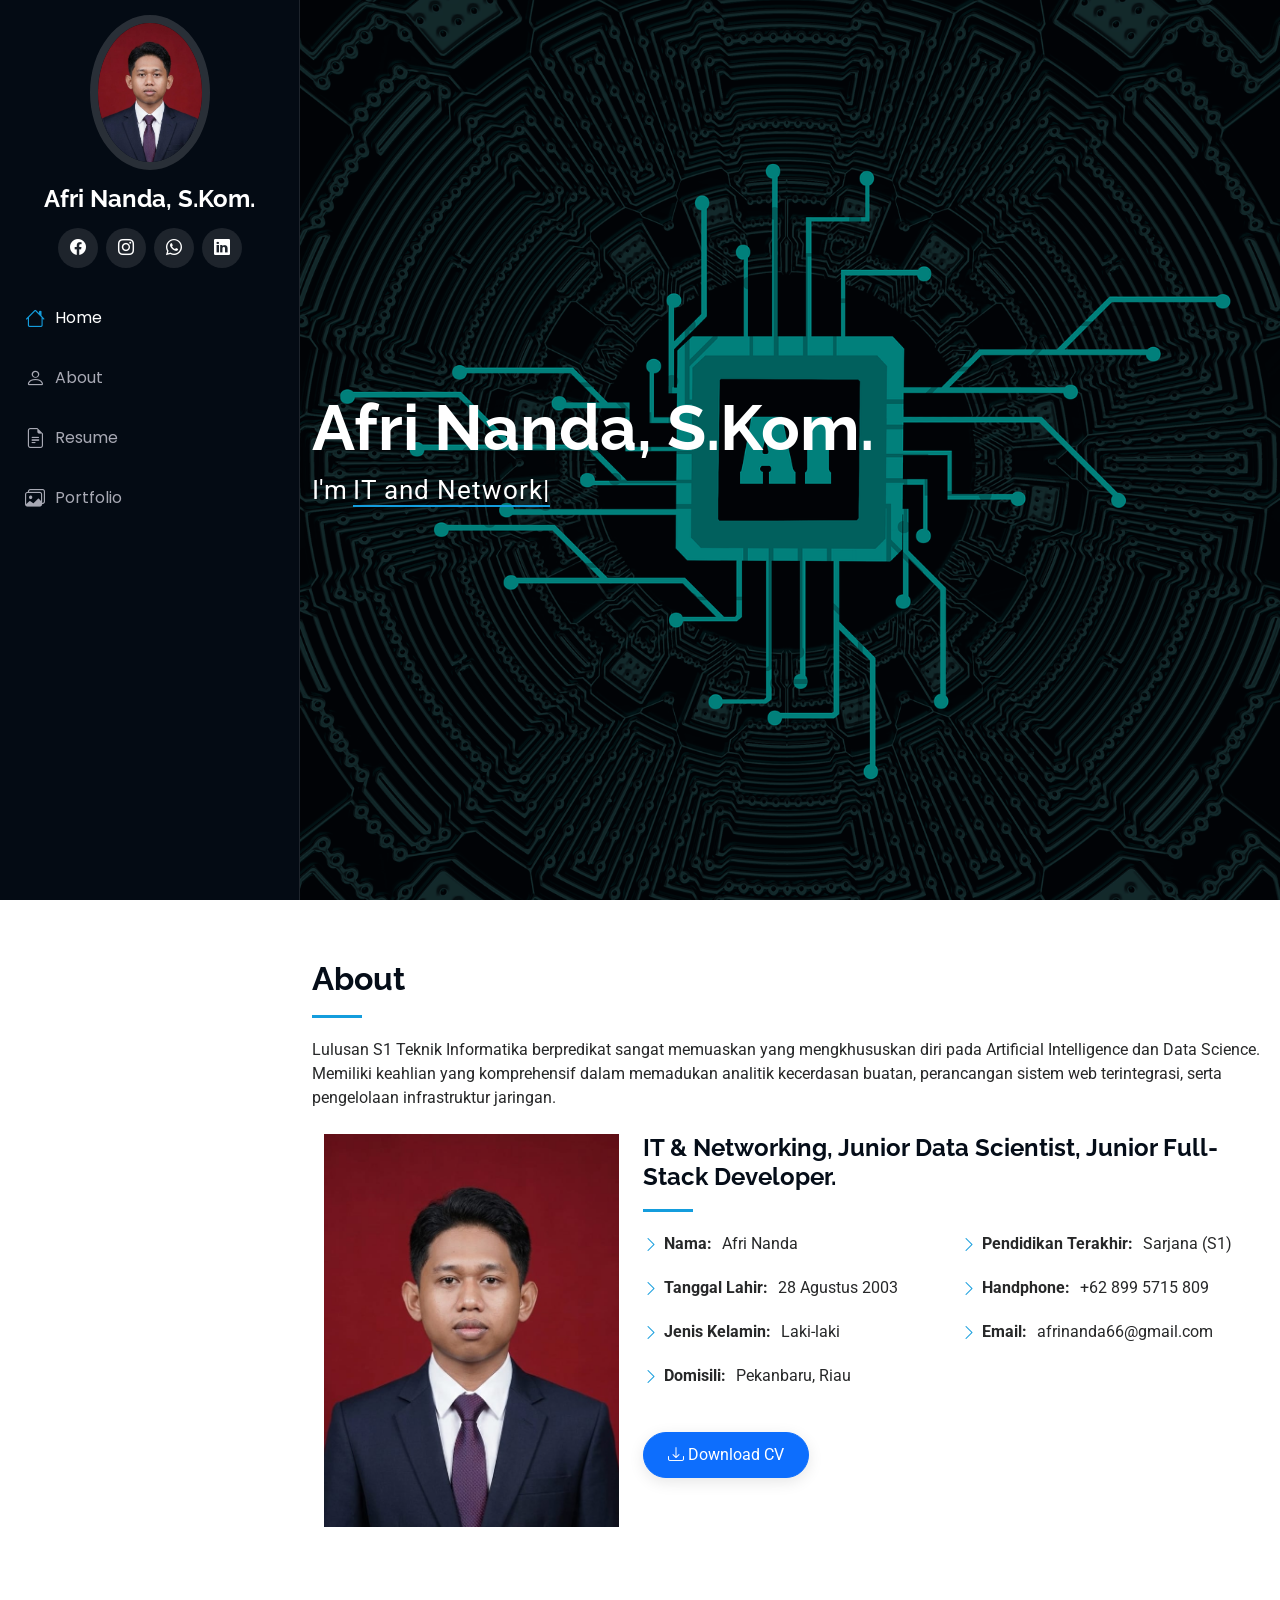
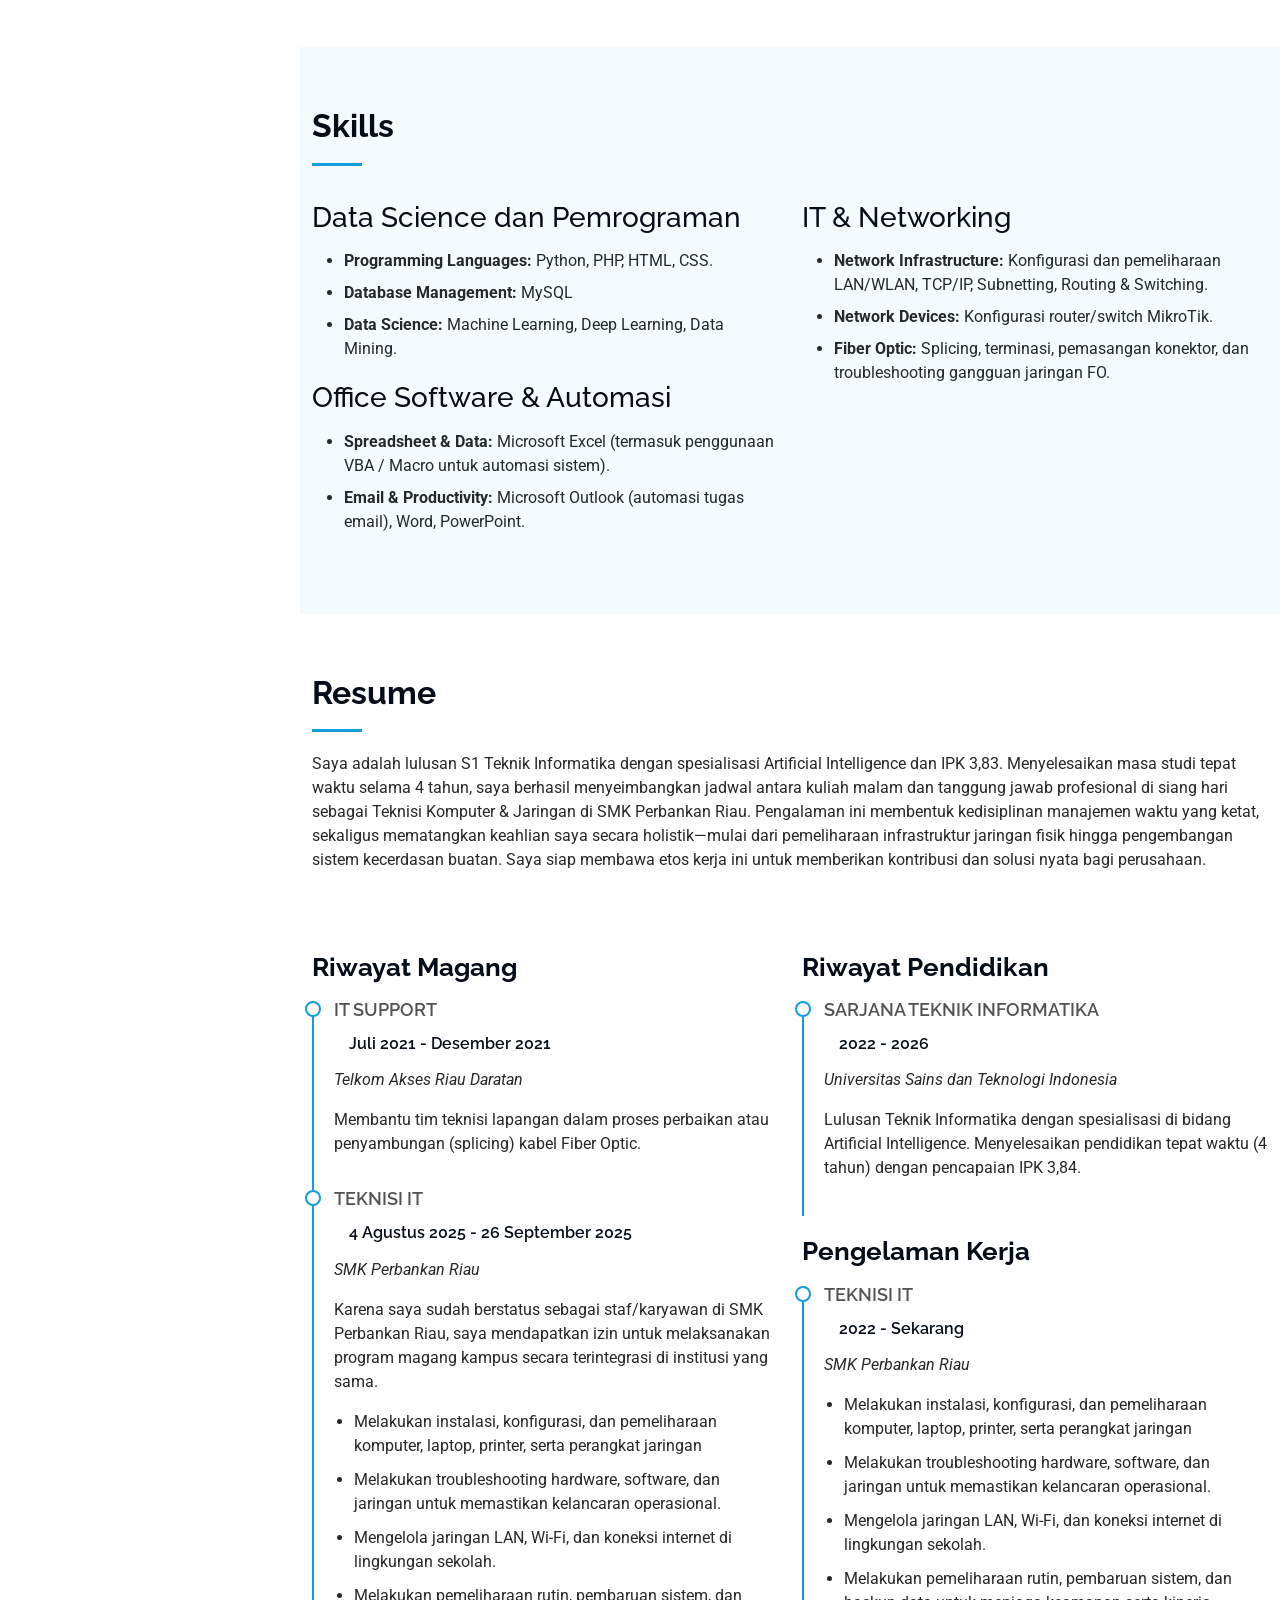
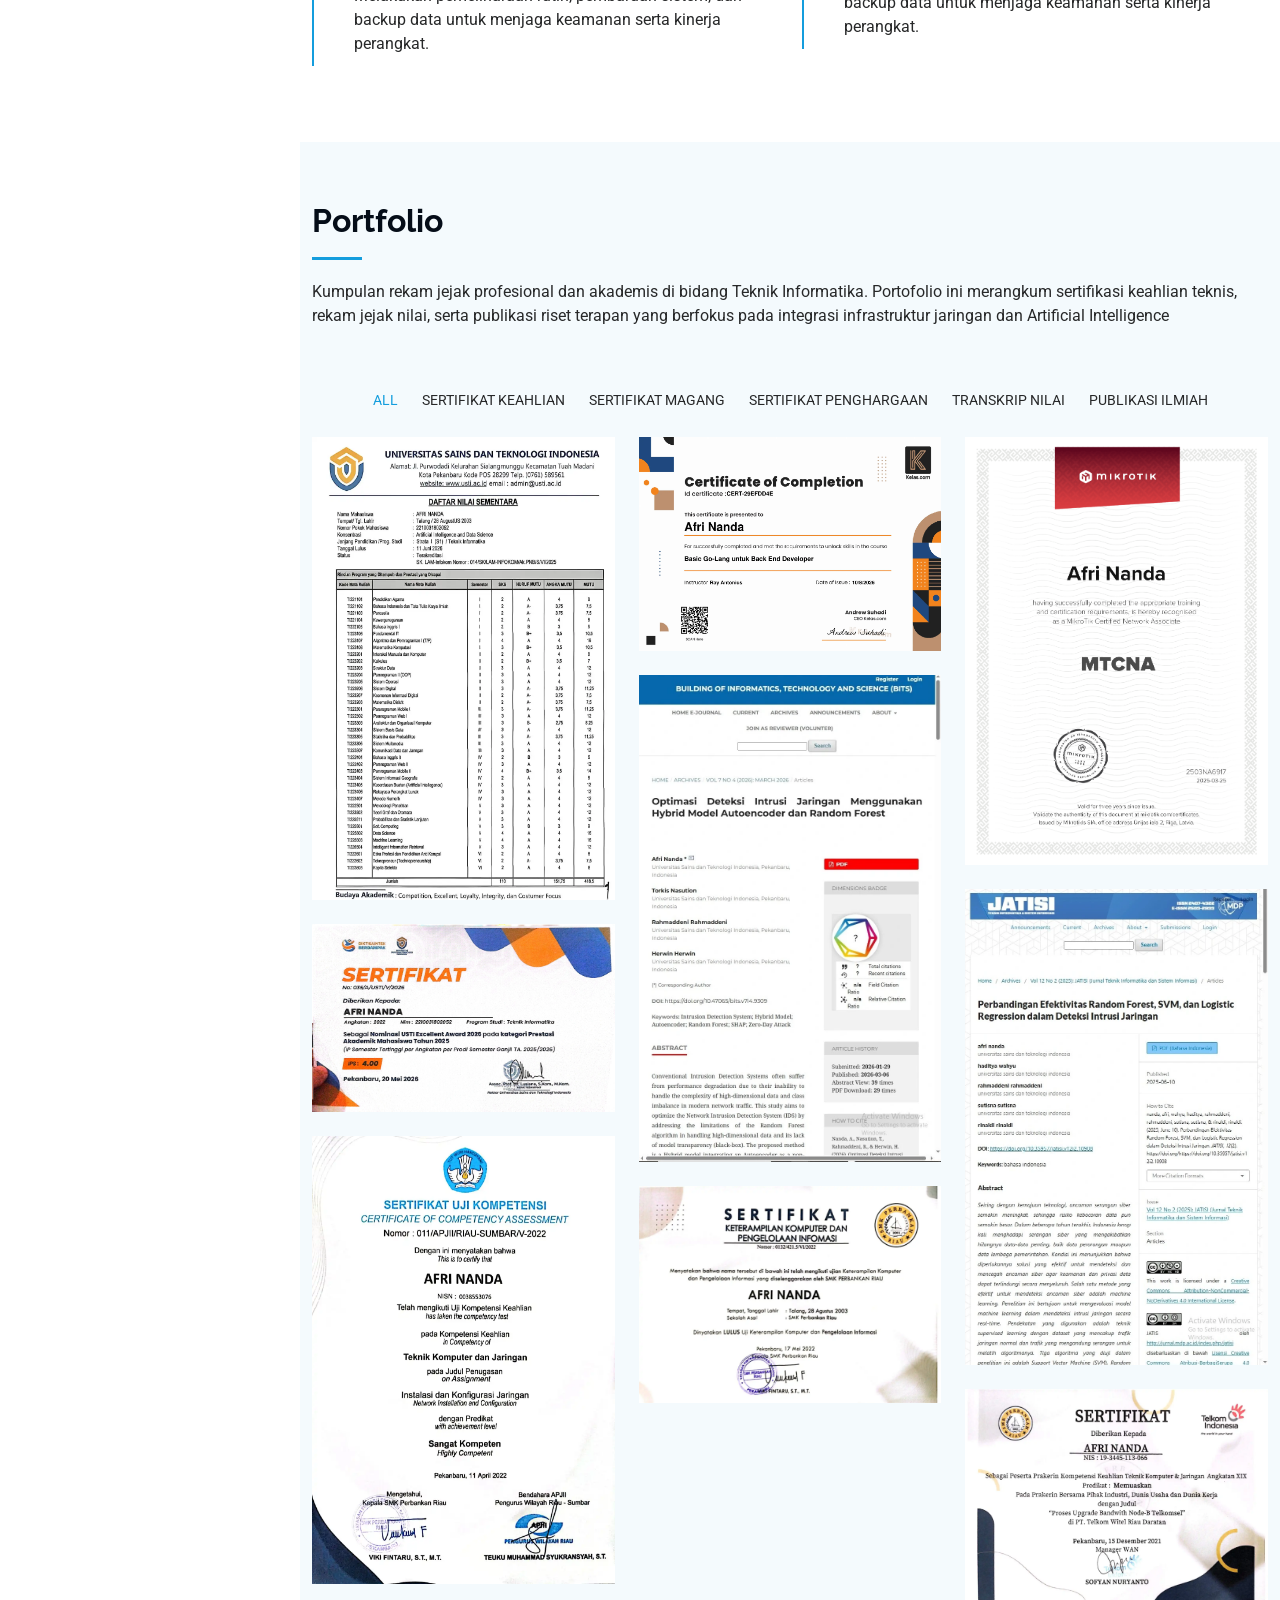
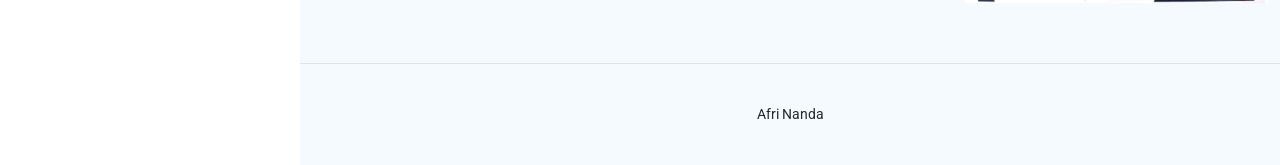
<file: index.html>
<!DOCTYPE html>
<html lang="en">

<head>
  <meta charset="utf-8">
  <meta content="width=device-width, initial-scale=1.0" name="viewport">
  <title>Portofolio Afri Nanda</title>
  <meta content="" name="description">
  <meta content="" name="keywords">

  <!-- Favicons -->
  <link href="assets/img/portofolio.png" rel="icon">
  <link href="assets/img/portofolio.png" rel="apple-touch-icon">

  <!-- Fonts -->
  <link href="https://fonts.googleapis.com" rel="preconnect">
  <link href="https://fonts.gstatic.com" rel="preconnect" crossorigin>
  <link href="https://fonts.googleapis.com/css2?family=Roboto:ital,wght@0,100;0,300;0,400;0,500;0,700;0,900;1,100;1,300;1,400;1,500;1,700;1,900&family=Poppins:ital,wght@0,100;0,200;0,300;0,400;0,500;0,600;0,700;0,800;0,900;1,100;1,200;1,300;1,400;1,500;1,600;1,700;1,800;1,900&family=Raleway:ital,wght@0,100;0,200;0,300;0,400;0,500;0,600;0,700;0,800;0,900;1,100;1,200;1,300;1,400;1,500;1,600;1,700;1,800;1,900&display=swap" rel="stylesheet">

  <!-- Vendor CSS Files -->
  <link href="assets/vendor/bootstrap/css/bootstrap.min.css" rel="stylesheet">
  <link href="assets/vendor/bootstrap-icons/bootstrap-icons.css" rel="stylesheet">
  <link href="assets/vendor/aos/aos.css" rel="stylesheet">
  <link href="assets/vendor/glightbox/css/glightbox.min.css" rel="stylesheet">
  <link href="assets/vendor/swiper/swiper-bundle.min.css" rel="stylesheet">

  <!-- Main CSS File -->
  <link href="assets/css/main.css" rel="stylesheet">

</head>

<body class="index-page">

    <header id="header" class="header dark-background d-flex flex-column">
    <i class="header-toggle d-xl-none bi bi-list"></i>

    <div class="profile-img">
      <img src="assets/img/profil.jpeg" alt="" class="img-fluid rounded-circle">
    </div>

    <a href="index.html" class="logo d-flex align-items-center justify-content-center">
      <!-- Uncomment the line below if you also wish to use an image logo -->
      <!-- <img src="assets/img/logo.png" alt=""> -->
      <h1 class="sitename">Afri Nanda, S.Kom.</h1>
    </a>

    <div class="social-links text-center">
      <a href="#" class="facebook"><i class="bi bi-facebook"></i></a>
      <a href="#" class="instagram"><i class="bi bi-instagram"></i></a>
      <a href="https://wa.me/628995715809" class="whatsapp"><i class="bi bi-whatsapp"></i></a>
      <a href="https://www.linkedin.com/in/afri-nanda-6729a934a" class="linkedin"><i class="bi bi-linkedin"></i></a>
    </div>

    <nav id="navmenu" class="navmenu">
      <ul>
        <li><a href="#hero" class="active"><i class="bi bi-house navicon"></i>Home</a></li>
        <li><a href="#about"><i class="bi bi-person navicon"></i> About</a></li>
        <li><a href="#resume"><i class="bi bi-file-earmark-text navicon"></i> Resume</a></li>
        <li><a href="#portfolio"><i class="bi bi-images navicon"></i> Portfolio</a></li>
      </ul>
    </nav>

  </header>

  <main class="main">

    <!-- Hero Section -->
    <section id="hero" class="hero section dark-background">

      <img src="assets/img/ai.png" alt="" data-aos="fade-in" class="">

      <div class="container" data-aos="fade-up" data-aos-delay="100">
        <h2>Afri Nanda, S.Kom.</h2>
        <p>I'm <span class="typed" data-typed-items="IT and Networking, Junior Data Scientist, Junior Full-Stack Developer"></span><span class="typed-cursor typed-cursor--blink" aria-hidden="true"></span><span class="typed-cursor typed-cursor--blink" aria-hidden="true"></span></p>
      </div>

    </section><!-- /Hero Section -->

    <!-- About Section -->
    <section id="about" class="about section">

      <!-- Section Title -->
      <div class="container section-title" data-aos="fade-up">
        <h2>About</h2>
            <p class="mb-4">
              Lulusan S1 Teknik Informatika berpredikat sangat memuaskan yang mengkhususkan diri pada Artificial Intelligence dan Data Science. Memiliki keahlian yang komprehensif dalam memadukan analitik kecerdasan buatan, perancangan sistem web terintegrasi, serta pengelolaan infrastruktur jaringan.
            </p>
      <div class="container" data-aos="fade-up" data-aos-delay="100">

        <div class="row gy-4 justify-content-center">
          <div class="col-lg-4">
            <img src="assets/img/profil.jpeg" class="img-fluid" alt="">
          </div>
          <div class="col-lg-8 content">
            <h2>IT & Networking, Junior Data Scientist, Junior Full-Stack Developer.</h2>
            <div class="row">
              <div class="col-lg-6">
                <ul>
                  <li><i class="bi bi-chevron-right"></i> <strong>Nama:</strong> <span>Afri Nanda</span></li>
                  <li><i class="bi bi-chevron-right"></i> <strong>Tanggal Lahir:</strong> <span>28 Agustus 2003</span></li>
                  <li><i class="bi bi-chevron-right"></i> <strong>Jenis Kelamin:</strong> <span>Laki-laki</span></li>                  
                  <li><i class="bi bi-chevron-right"></i> <strong>Domisili:</strong> <span>Pekanbaru, Riau</span></li>                  
                </ul>
              </div>
              <div class="col-lg-6">
                <ul>
                  <li><i class="bi bi-chevron-right"></i> <strong>Pendidikan Terakhir:</strong> <span>Sarjana (S1)</span></li>
                  <li><i class="bi bi-chevron-right"></i> <strong>Handphone:</strong> <span>+62 899 5715 809</span></li>                  
                  <li><i class="bi bi-chevron-right"></i> <strong>Email:</strong> <span>afrinanda66@gmail.com</span></li>
                </ul>
              </div>
            </div>

            <div class="mt-4">
              <a href="assets/files/afri_nanda.pdf" download="CV Afri Nanda.pdf" class="btn btn-primary btn-download">
                <i class="bi bi-download icon-download"></i> Download CV
              </a>
            </div>
          </div>
        </div>

      </div>

    </section><!-- /About Section -->

<!-- Skills Section -->
<section id="skills" class="skills section light-background">

      <!-- Section Title -->
    <div class="container section-title" data-aos="fade-up" style="padding-bottom: 15px; margin-bottom: 0;">
      <h2>Skills</h2>
    </div><!-- End Section Title -->

      <!-- Section Content -->
      <div class="container" data-aos="fade-up" data-aos-delay="100" style="padding-top: 0; margin-top: 0;">
        <div class="row">

          <!-- Kolom Kiri -->
          <div class="col-lg-6">
            
            <!-- Kategori 1: Data Science dan Pemrograman -->
            <h3 class="resume-title" style="margin-bottom: 10px;">Data Science dan Pemrograman</h3>
            <div class="resume-item" style="padding-top: 5px; margin-top: 0; margin-bottom: 20px;">
              <ul style="margin-top: 0; margin-bottom: 0;">
                <li style="margin-bottom: 8px;"><strong>Programming Languages:</strong> Python, PHP, HTML, CSS.</li>
                <li style="margin-bottom: 8px;"><strong>Database Management:</strong> MySQL</li>
                <li style="margin-bottom: 8px;"><strong>Data Science:</strong> Machine Learning, Deep Learning, Data Mining.</li>
              </ul>
            </div><!-- End Resume Item -->

            <!-- Kategori 2: Office Software & Automasi -->
            <h3 class="resume-title" style="margin-bottom: 10px;">Office Software & Automasi</h3>
            <div class="resume-item" style="padding-top: 5px; margin-top: 0; margin-bottom: 20px;">
              <ul style="margin-top: 0; margin-bottom: 0;">
                <li style="margin-bottom: 8px;"><strong>Spreadsheet & Data:</strong> Microsoft Excel (termasuk penggunaan VBA / Macro untuk automasi sistem).</li>
                <li style="margin-bottom: 8px;"><strong>Email & Productivity:</strong> Microsoft Outlook (automasi tugas email), Word, PowerPoint.</li>
              </ul>
            </div><!-- End Resume Item -->

          </div>

          <!-- Kolom Kanan -->
          <div class="col-lg-6" data-aos="fade-up" data-aos-delay="200">
            
            <!-- Kategori 3: IT & Networking -->
            <h3 class="resume-title" style="margin-bottom: 10px;">IT & Networking</h3>
            <div class="resume-item" style="padding-top: 5px; margin-top: 0; margin-bottom: 20px;">
              <ul style="margin-top: 0; margin-bottom: 0;">
                <li style="margin-bottom: 8px;"><strong>Network Infrastructure:</strong> Konfigurasi dan pemeliharaan LAN/WLAN, TCP/IP, Subnetting, Routing & Switching.</li>
                <li style="margin-bottom: 8px;"><strong>Network Devices:</strong> Konfigurasi router/switch MikroTik.</li>
                <li style="margin-bottom: 8px;"><strong>Fiber Optic:</strong> Splicing, terminasi, pemasangan konektor, dan troubleshooting gangguan jaringan FO.</li>
              </ul>
            </div><!-- End Resume Item -->

          </div>

        </div><!-- End Row -->
      </div><!-- End Container -->

    </section><!-- /Skills Section -->

    <!-- Resume Section -->
    <section id="resume" class="resume section">

      <!-- Section Title -->
      <div class="container section-title" data-aos="fade-up">
        <h2>Resume</h2>
        <p>Saya adalah lulusan S1 Teknik Informatika dengan spesialisasi Artificial Intelligence dan IPK 3,83. 
          Menyelesaikan masa studi tepat waktu selama 4 tahun, saya berhasil menyeimbangkan jadwal antara kuliah 
          malam dan tanggung jawab profesional di siang hari sebagai Teknisi Komputer & Jaringan di SMK Perbankan Riau. 
          Pengalaman ini membentuk kedisiplinan manajemen waktu yang ketat, sekaligus mematangkan keahlian saya secara holistik—mulai dari pemeliharaan infrastruktur jaringan fisik hingga pengembangan sistem kecerdasan buatan. Saya siap membawa etos kerja ini untuk memberikan kontribusi dan solusi nyata bagi perusahaan.</p>
      </div><!-- End Section Title -->

      <div class="container">

        <div class="row">

          <div class="col-lg-6" data-aos="fade-up" data-aos-delay="100">
            <h3 class="resume-title">Riwayat Magang</h3>
            <div class="resume-item">
              <h4>IT Support</h4>
              <h5> Juli 2021 - Desember 2021</h5>
              <p><em>Telkom Akses Riau Daratan</em></p>
              <p>Membantu tim teknisi lapangan dalam proses perbaikan atau penyambungan (splicing) kabel Fiber Optic.</p>
            </div><!-- Edn Resume Item -->

            <div class="resume-item">
              <h4>Teknisi IT</h4>
              <h5>4 Agustus 2025 - 26 September 2025</h5>
              <p><em>SMK Perbankan Riau</em></p>
              <p>Karena saya sudah berstatus sebagai staf/karyawan di SMK Perbankan Riau, saya mendapatkan izin untuk melaksanakan program magang kampus secara terintegrasi di institusi yang sama.</p>
              <ul>
                <li>Melakukan instalasi, konfigurasi, dan pemeliharaan komputer, laptop, printer, serta perangkat jaringan</li>
                <li>Melakukan troubleshooting hardware, software, dan jaringan untuk memastikan kelancaran operasional.</li>
                <li>Mengelola jaringan LAN, Wi-Fi, dan koneksi internet di lingkungan sekolah.</li>
                <li>Melakukan pemeliharaan rutin, pembaruan sistem, dan backup data untuk menjaga keamanan serta kinerja perangkat.</li>
              </ul>
            </div><!-- Edn Resume Item -->
          </div>

          <div class="col-lg-6" data-aos="fade-up" data-aos-delay="200">
            <h3 class="resume-title">Riwayat Pendidikan</h3>
            <div class="resume-item">
              <h4>Sarjana Teknik Informatika</h4>
              <h5>2022 - 2026</h5>
              <p><em>Universitas Sains dan Teknologi Indonesia</em></p>
              <p>Lulusan Teknik Informatika dengan spesialisasi di bidang Artificial Intelligence. Menyelesaikan pendidikan tepat waktu (4 tahun) dengan pencapaian IPK 3,84.</p>
            </div><!-- Edn Resume Item -->

            <h3 class="resume-title">Pengelaman Kerja</h3>
            <div class="resume-item">
              <h4>Teknisi IT</h4>
              <h5>2022 - Sekarang</h5>
              <p><em>SMK Perbankan Riau </em></p>
              <ul>
                <li>Melakukan instalasi, konfigurasi, dan pemeliharaan komputer, laptop, printer, serta perangkat jaringan</li>
                <li>Melakukan troubleshooting hardware, software, dan jaringan untuk memastikan kelancaran operasional.</li>
                <li>Mengelola jaringan LAN, Wi-Fi, dan koneksi internet di lingkungan sekolah.</li>
                <li>Melakukan pemeliharaan rutin, pembaruan sistem, dan backup data untuk menjaga keamanan serta kinerja perangkat.</li>
              </ul>
            </div><!-- Edn Resume Item -->
          </div>
        </div>
      </div>

    </section><!-- /Resume Section -->

    <!-- Portfolio Section -->
    <section id="portfolio" class="portfolio section light-background">

      <!-- Section Title -->
      <div class="container section-title" data-aos="fade-up">
        <h2>Portfolio</h2>
        <p>Kumpulan rekam jejak profesional dan akademis di bidang Teknik Informatika. Portofolio ini merangkum sertifikasi keahlian teknis, rekam jejak nilai, serta publikasi riset terapan yang berfokus pada integrasi infrastruktur jaringan dan Artificial Intelligence</p>
      </div><!-- End Section Title -->

      <div class="container">

        <div class="isotope-layout" data-default-filter="*" data-layout="masonry" data-sort="original-order">

          <ul class="portfolio-filters isotope-filters" data-aos="fade-up" data-aos-delay="100">
            <li data-filter="*" class="filter-active">All</li>
            <li data-filter=".filter-keahlian">Sertifikat Keahlian</li>
            <li data-filter=".filter-magang">Sertifikat Magang</li>
            <li data-filter=".filter-penghargaan">Sertifikat Penghargaan</li>
            <li data-filter=".filter-transkrip">Transkrip Nilai</li>
            <li data-filter=".filter-publikasi">Publikasi Ilmiah</li>
          </ul><!-- End Portfolio Filters -->

          <div class="row gy-4 isotope-container" data-aos="fade-up" data-aos-delay="200">

            <div class="col-lg-4 col-md-6 portfolio-item isotope-item filter-transkrip">
              <div class="portfolio-content h-100">
                <img src="assets/img/Transkrip1.webp" class="img-fluid" alt="">
                <div class="portfolio-info">
                  <h4>Transkrip Nilai</h4>
                  <p>Transkrip Nilai Kuliah</p>
                  <a href="assets/img/Transkrip1.webp" data-gallery="portfolio-gallery-transkrip" class="glightbox preview-link"><i class="bi bi-zoom-in"></i></a>
                  <a href="portfolio-transkrip.html" title="More Details" class="details-link"><i class="bi bi-link-45deg"></i></a>
                </div>
              </div>
            </div><!-- End Portfolio Item -->

            <div class="col-lg-4 col-md-6 portfolio-item isotope-item filter-keahlian">
              <div class="portfolio-content h-100">
                <img src="assets/img/golang1.webp" class="img-fluid" alt="">
                <div class="portfolio-info">
                  <h4>Sertifikat Keahlian</h4>
                  <p>Sertifikat Golang</p>
                  <a href="assets/img/golang1.webp" data-gallery="portfolio-gallery-keahlian" class="glightbox preview-link"><i class="bi bi-zoom-in"></i></a>
                  <a href="golang.html" title="More Details" class="details-link"><i class="bi bi-link-45deg"></i></a>
                </div>
              </div>
            </div><!-- End Portfolio Item -->

            <div class="col-lg-4 col-md-6 portfolio-item isotope-item filter-keahlian">
              <div class="portfolio-content h-100">
                <img src="assets/img/mtcna-1.png" class="img-fluid" alt="">
                <div class="portfolio-info">
                  <h4>Sertifikat Keahlian</h4>
                  <p>Sertifikat MTCNA</p>
                  <a href="assets/img/mtcna-1.png" data-gallery="portfolio-gallery-keahlian" class="glightbox preview-link"><i class="bi bi-zoom-in"></i></a>
                  <a href="portfolio-mtcna.html" title="More Details" class="details-link"><i class="bi bi-link-45deg"></i></a>
                </div>
              </div>
            </div><!-- End Portfolio Item -->

            <div class="col-lg-4 col-md-6 portfolio-item isotope-item filter-publikasi">
              <div class="portfolio-content h-100">
                <img src="assets/img/Jurnal2.webp" class="img-fluid" alt="">
                <div class="portfolio-info">
                  <h4>Publikasi Ilmiah</h4>
                  <p>Artikel</p>
                  <a href="assets/img/Jurnal2.webp" data-gallery="portfolio-gallery-publikasi" class="glightbox preview-link"><i class="bi bi-zoom-in"></i></a>
                  <a href="portfolio-jurnal2.html" title="More Details" class="details-link"><i class="bi bi-link-45deg"></i></a>
                </div>
              </div>
            </div><!-- End Portfolio Item -->

            <div class="col-lg-4 col-md-6 portfolio-item isotope-item filter-publikasi">
              <div class="portfolio-content h-100">
                <img src="assets/img/Jurnal1.webp" class="img-fluid" alt="">
                <div class="portfolio-info">
                  <h4>Publikasi Ilmiah</h4>
                  <p>Artikel</p>
                  <a href="assets/img/Jurnal1.webp" data-gallery="portfolio-gallery-publikasi" class="glightbox preview-link"><i class="bi bi-zoom-in"></i></a>
                  <a href="portfolio-jurnal1.html" title="More Details" class="details-link"><i class="bi bi-link-45deg"></i></a>
                </div>
              </div>
            </div><!-- End Portfolio Item -->

            <div class="col-lg-4 col-md-6 portfolio-item isotope-item filter-penghargaan">
              <div class="portfolio-content h-100">
                <img src="assets/img/penghargaan.webp" class="img-fluid" alt="">
                <div class="portfolio-info">
                  <h4>Publikasi Ilmiah</h4>
                  <p>Artikel</p>
                  <a href="assets/img/penghargaan.webp" data-gallery="portfolio-gallery-penghargaan" class="glightbox preview-link"><i class="bi bi-zoom-in"></i></a>
                  <a href="portfolio-penghargaan.html" title="More Details" class="details-link"><i class="bi bi-link-45deg"></i></a>
                </div>
              </div>
            </div><!-- End Portfolio Item -->

            <div class="col-lg-4 col-md-6 portfolio-item isotope-item filter-keahlian">
              <div class="portfolio-content h-100">
                <img src="assets/img/UKK.webp" class="img-fluid" alt="">
                <div class="portfolio-info">
                  <h4>Sertifikat Keahlian</h4>
                  <p>Sertifikat UKK MikroTik</p>
                  <a href="assets/img/UKK.webp" data-gallery="portfolio-gallery-keahlian" class="glightbox preview-link"><i class="bi bi-zoom-in"></i></a>
                  <a href="portfolio-ukk.html" title="More Details" class="details-link"><i class="bi bi-link-45deg"></i></a>
                </div>
              </div>
            </div><!-- End Portfolio Item -->

            <div class="col-lg-4 col-md-6 portfolio-item isotope-item filter-keahlian">
              <div class="portfolio-content h-100">
                <img src="assets/img/Office.webp" class="img-fluid" alt="">
                <div class="portfolio-info">
                  <h4>Sertifikat Keahlian</h4>
                  <p>Sertfikat Office</p>
                  <a href="assets/img/Office.webp" data-gallery="portfolio-gallery-keahlian" class="glightbox preview-link"><i class="bi bi-zoom-in"></i></a>
                  <a href="portfolio-office.html" title="More Details" class="details-link"><i class="bi bi-link-45deg"></i></a>
                </div>
              </div>
            </div><!-- End Portfolio Item -->

            <div class="col-lg-4 col-md-6 portfolio-item isotope-item filter-magang">
              <div class="portfolio-content h-100">
                <img src="assets/img/magang.webp" class="img-fluid" alt="">
                <div class="portfolio-info">
                  <h4>Magang SMK</h4>
                  <p>Sertfikat Magang SMK</p>
                  <a href="assets/img/magang.webp" data-gallery="portfolio-gallery-magang" class="glightbox preview-link"><i class="bi bi-zoom-in"></i></a>
                  <a href="portfolio-magang.html" title="More Details" class="details-link"><i class="bi bi-link-45deg"></i></a>
                </div>
              </div>
            </div><!-- End Portfolio Item -->
          </div><!-- End Portfolio Container -->

        </div>

      </div>

    </section><!-- /Portfolio Section -->
  </main>

    <footer id="footer" class="footer position-relative light-background">

    <div class="container">
      <div class="copyright text-center ">
        <p><span>Afri Nanda</span></p>
      </div>
    </div>

  </footer>

  <!-- Scroll Top -->
  <a href="#" id="scroll-top" class="scroll-top d-flex align-items-center justify-content-center"><i class="bi bi-arrow-up-short"></i></a>

  <!-- Preloader -->
  <div id="preloader"></div>

  <!-- Vendor JS Files -->
  <script src="assets/vendor/bootstrap/js/bootstrap.bundle.min.js"></script>
  <script src="assets/vendor/php-email-form/validate.js"></script>
  <script src="assets/vendor/aos/aos.js"></script>
  <script src="assets/vendor/typed.js/typed.umd.js"></script>
  <script src="assets/vendor/purecounter/purecounter_vanilla.js"></script>
  <script src="assets/vendor/waypoints/noframework.waypoints.js"></script>
  <script src="assets/vendor/glightbox/js/glightbox.min.js"></script>
  <script src="assets/vendor/imagesloaded/imagesloaded.pkgd.min.js"></script>
  <script src="assets/vendor/isotope-layout/isotope.pkgd.min.js"></script>
  <script src="assets/vendor/swiper/swiper-bundle.min.js"></script>

  <!-- Main JS File -->
  <script src="assets/js/main.js"></script>

</body>

</html>
</file>
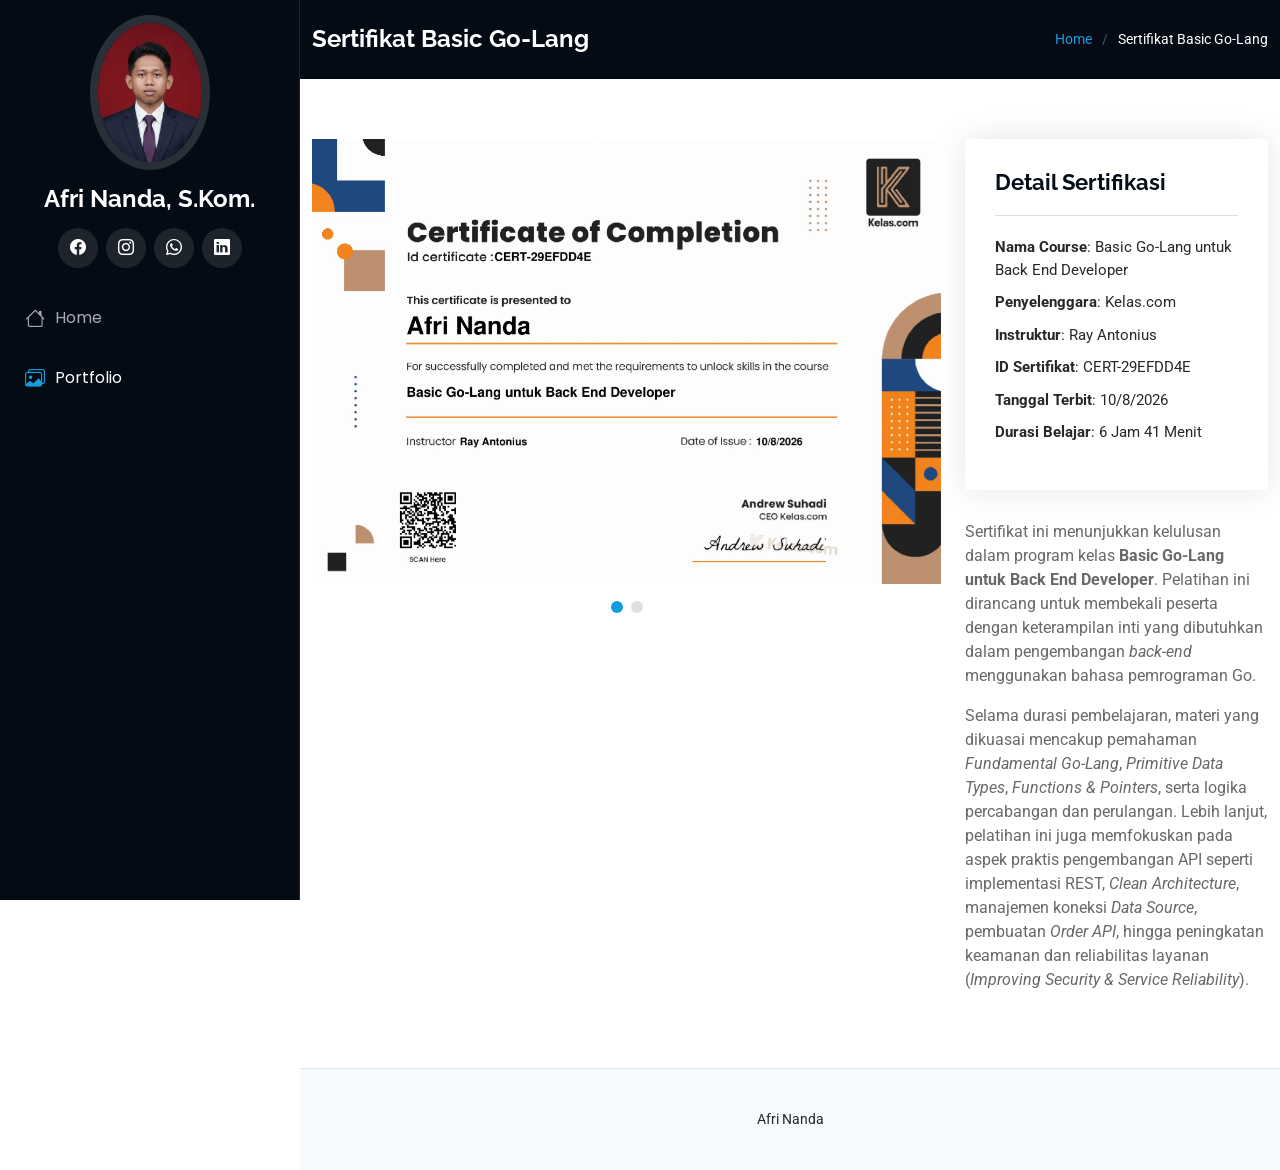
<file: golang.html>
<!DOCTYPE html>
<html lang="en">

<head>
  <meta charset="utf-8">
  <meta content="width=device-width, initial-scale=1.0" name="viewport">
  <title>Portfolio Details - iPortfolio Bootstrap Template</title>
  <meta content="" name="description">
  <meta content="" name="keywords">

  <!-- Favicons -->
  <link href="assets/img/portofolio.png" rel="icon">
  <link href="assets/img/portofolio.png" rel="apple-touch-icon">

  <!-- Fonts -->
  <link href="https://fonts.googleapis.com" rel="preconnect">
  <link href="https://fonts.gstatic.com" rel="preconnect" crossorigin>
  <link href="https://fonts.googleapis.com/css2?family=Roboto:ital,wght@0,100;0,300;0,400;0,500;0,700;0,900;1,100;1,300;1,400;1,500;1,700;1,900&family=Poppins:ital,wght@0,100;0,200;0,300;0,400;0,500;0,600;0,700;0,800;0,900;1,100;1,200;1,300;1,400;1,500;1,600;1,700;1,800;1,900&family=Raleway:ital,wght@0,100;0,200;0,300;0,400;0,500;0,600;0,700;0,800;0,900;1,100;1,200;1,300;1,400;1,500;1,600;1,700;1,800;1,900&display=swap" rel="stylesheet">

  <!-- Vendor CSS Files -->
  <link href="assets/vendor/bootstrap/css/bootstrap.min.css" rel="stylesheet">
  <link href="assets/vendor/bootstrap-icons/bootstrap-icons.css" rel="stylesheet">
  <link href="assets/vendor/aos/aos.css" rel="stylesheet">
  <link href="assets/vendor/glightbox/css/glightbox.min.css" rel="stylesheet">
  <link href="assets/vendor/swiper/swiper-bundle.min.css" rel="stylesheet">

  <!-- Main CSS File -->
  <link href="assets/css/main.css" rel="stylesheet">

  <!-- =======================================================
  * Template Name: iPortfolio
  * Template URL: https://bootstrapmade.com/iportfolio-bootstrap-portfolio-websites-template/
  * Updated: Jun 29 2024 with Bootstrap v5.3.3
  * Author: BootstrapMade.com
  * License: https://bootstrapmade.com/license/
  ======================================================== -->
</head>

<body class="portfolio-details-page">

  <header id="header" class="header dark-background d-flex flex-column">
    <i class="header-toggle d-xl-none bi bi-list"></i>

    <div class="profile-img">
      <img src="assets/img/profil.jpeg" alt="" class="img-fluid rounded-circle">
    </div>

    <a href="index.html" class="logo d-flex align-items-center justify-content-center">
      <!-- Uncomment the line below if you also wish to use an image logo -->
      <!-- <img src="assets/img/logo.png" alt=""> -->
      <h1 class="sitename">Afri Nanda, S.Kom.</h1>
    </a>

    <div class="social-links text-center">
      <a href="https://www.facebook.com/share/1EGWge7g87/" class="facebook"><i class="bi bi-facebook"></i></a>
      <a href="https://www.instagram.com/yahahahhaa__" class="instagram"><i class="bi bi-instagram"></i></a>
      <a href="https://wa.me/628995715809" class="whatsapp"><i class="bi bi-whatsapp"></i></a>
      <a href="https://www.linkedin.com/in/afri-nanda-6729a934a" class="linkedin"><i class="bi bi-linkedin"></i></a>
    </div>
    
    <nav id="navmenu" class="navmenu">
      <ul>
        <li><a href="index.html" ><i class="bi bi-house navicon"></i>Home</a></li>
        <li><a href="#portfolio" class="active"><i class="bi bi-images navicon"></i> Portfolio</a></li>
      </ul>
    </nav>

  </header>

  <main class="main">

    <!-- Page Title -->
    <div class="page-title dark-background">
      <div class="container d-lg-flex justify-content-between align-items-center">
        <h1 class="mb-2 mb-lg-0">Sertifikat Basic Go-Lang</h1>
        <nav class="breadcrumbs">
          <ol>
            <li><a href="index.html">Home</a></li>
            <li class="current">Sertifikat Basic Go-Lang</li>
          </ol>
        </nav>
      </div>
    </div><!-- End Page Title -->

    <!-- Portfolio Details Section -->
    <section id="portfolio-details" class="portfolio-details section">

      <div class="container" data-aos="fade-up" data-aos-delay="100">

        <div class="row gy-4">

          <div class="col-lg-8">
            <div class="portfolio-details-slider swiper init-swiper">

              <script type="application/json" class="swiper-config">
                {
                  "loop": true,
                  "speed": 600,
                  "autoplay": {
                    "delay": 5000
                  },
                  "slidesPerView": "auto",
                  "pagination": {
                    "el": ".swiper-pagination",
                    "type": "bullets",
                    "clickable": true
                  }
                }
              </script>

              <div class="swiper-wrapper align-items-center">

                <div class="swiper-slide">
                  <img src="assets/img/golang1.webp" alt="Certificate of Completion Basic Go-Lang">
                </div>

                <div class="swiper-slide">
                  <img src="assets/img/golang2.webp" alt="Learning Recap Curriculum Basic Go-Lang">
                </div>
              </div>
              <div class="swiper-pagination"></div>
            </div>
          </div>

          <div class="col-lg-4">
            <div class="portfolio-info" data-aos="fade-up" data-aos-delay="200">
              <h3>Detail Sertifikasi</h3>
              <ul>
                <li><strong>Nama Course</strong>: Basic Go-Lang untuk Back End Developer</li>
                <li><strong>Penyelenggara</strong>: Kelas.com</li>
                <li><strong>Instruktur</strong>: Ray Antonius</li>
                <li><strong>ID Sertifikat</strong>: CERT-29EFDD4E</li>
                <li><strong>Tanggal Terbit</strong>: 10/8/2026</li>
                <li><strong>Durasi Belajar</strong>: 6 Jam 41 Menit</li>
              </ul>
            </div>
            <div class="portfolio-description" data-aos="fade-up" data-aos-delay="300">
              <p>Sertifikat ini menunjukkan kelulusan dalam program kelas <strong>Basic Go-Lang untuk Back End Developer</strong>. Pelatihan ini dirancang untuk membekali peserta dengan keterampilan inti yang dibutuhkan dalam pengembangan <i>back-end</i> menggunakan bahasa pemrograman Go.</p>
              <p>Selama durasi pembelajaran, materi yang dikuasai mencakup pemahaman <i>Fundamental Go-Lang</i>, <i>Primitive Data Types</i>, <i>Functions & Pointers</i>, serta logika percabangan dan perulangan. Lebih lanjut, pelatihan ini juga memfokuskan pada aspek praktis pengembangan API seperti implementasi REST, <i>Clean Architecture</i>, manajemen koneksi <i>Data Source</i>, pembuatan <i>Order API</i>, hingga peningkatan keamanan dan reliabilitas layanan (<i>Improving Security & Service Reliability</i>).</p>
            </div>
          </div>

        </div>

      </div>

    </section><!-- /Portfolio Details Section -->

  </main>

  <footer id="footer" class="footer position-relative light-background">

    <div class="container">
      <div class="copyright text-center ">
        <p><span>Afri Nanda</span></p>
      </div>
    </div>

  </footer>

  <!-- Scroll Top -->
  <a href="#" id="scroll-top" class="scroll-top d-flex align-items-center justify-content-center"><i class="bi bi-arrow-up-short"></i></a>

  <!-- Preloader -->
  <div id="preloader"></div>

  <!-- Vendor JS Files -->
  <script src="assets/vendor/bootstrap/js/bootstrap.bundle.min.js"></script>
  <script src="assets/vendor/php-email-form/validate.js"></script>
  <script src="assets/vendor/aos/aos.js"></script>
  <script src="assets/vendor/typed.js/typed.umd.js"></script>
  <script src="assets/vendor/purecounter/purecounter_vanilla.js"></script>
  <script src="assets/vendor/waypoints/noframework.waypoints.js"></script>
  <script src="assets/vendor/glightbox/js/glightbox.min.js"></script>
  <script src="assets/vendor/imagesloaded/imagesloaded.pkgd.min.js"></script>
  <script src="assets/vendor/isotope-layout/isotope.pkgd.min.js"></script>
  <script src="assets/vendor/swiper/swiper-bundle.min.js"></script>

  <!-- Main JS File -->
  <script src="assets/js/main.js"></script>

</body>

</html>
</file>
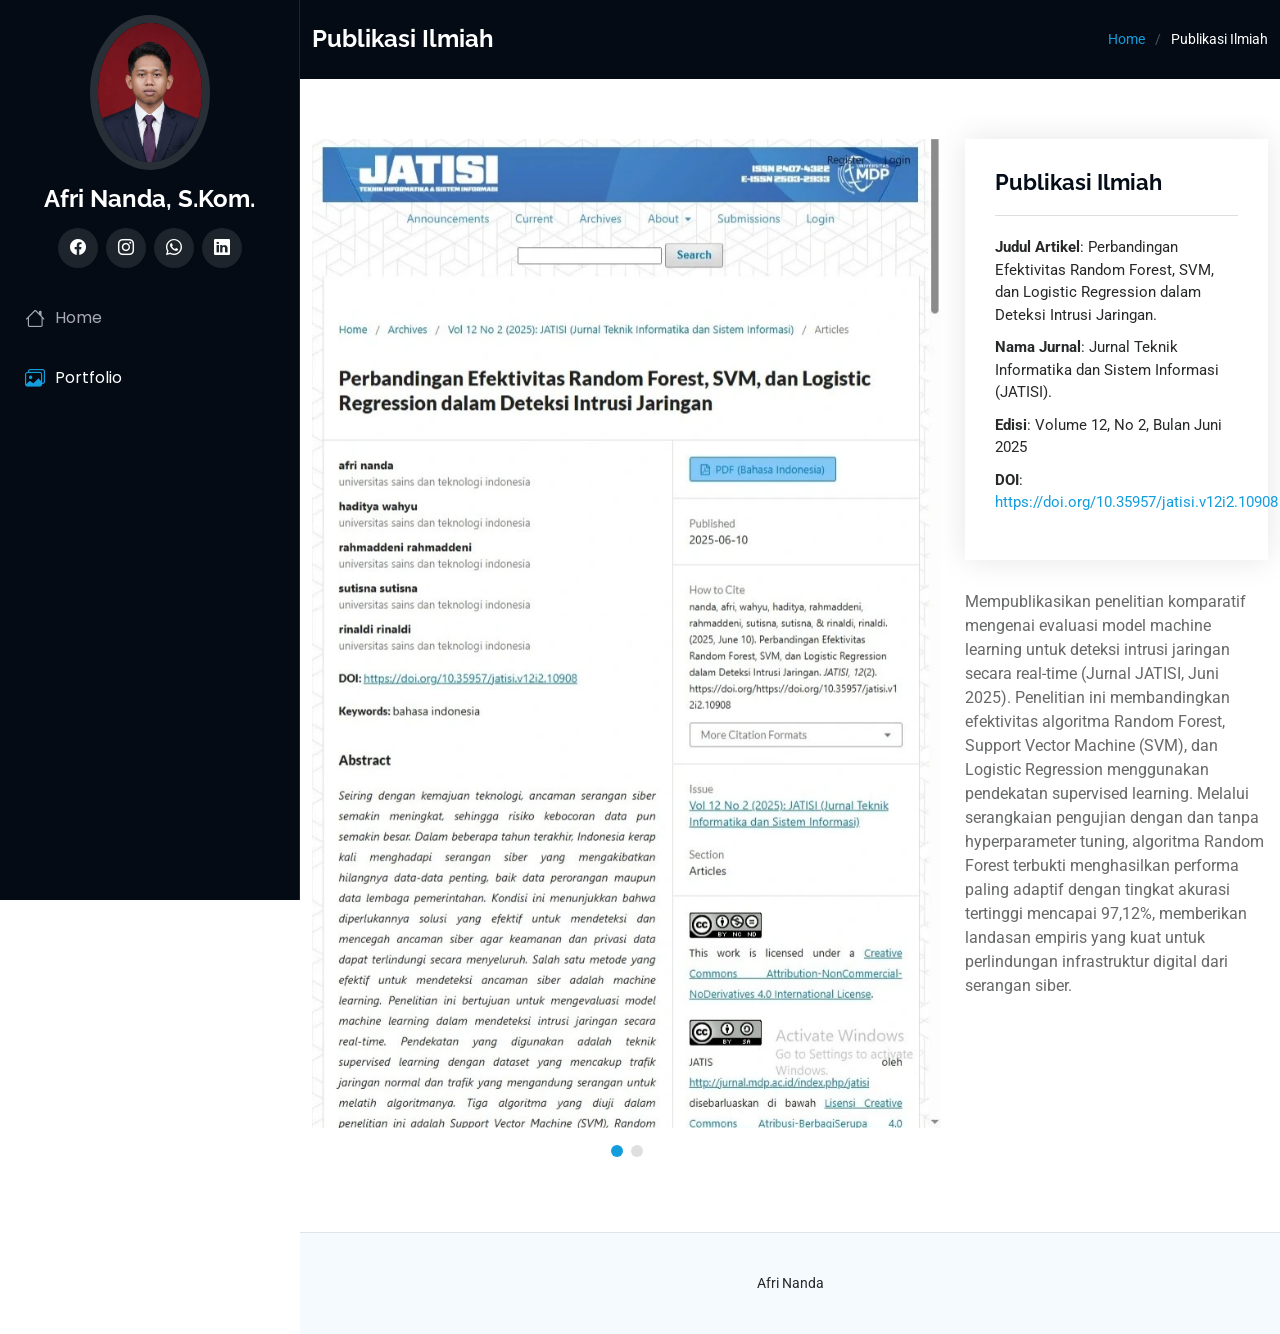
<file: portfolio-jurnal1.html>
<!DOCTYPE html>
<html lang="en">

<head>
  <meta charset="utf-8">
  <meta content="width=device-width, initial-scale=1.0" name="viewport">
  <title>Portfolio Details - iPortfolio Bootstrap Template</title>
  <meta content="" name="description">
  <meta content="" name="keywords">

  <!-- Favicons -->
  <link href="assets/img/portofolio.png" rel="icon">
  <link href="assets/img/portofolio.png" rel="apple-touch-icon">

  <!-- Fonts -->
  <link href="https://fonts.googleapis.com" rel="preconnect">
  <link href="https://fonts.gstatic.com" rel="preconnect" crossorigin>
  <link href="https://fonts.googleapis.com/css2?family=Roboto:ital,wght@0,100;0,300;0,400;0,500;0,700;0,900;1,100;1,300;1,400;1,500;1,700;1,900&family=Poppins:ital,wght@0,100;0,200;0,300;0,400;0,500;0,600;0,700;0,800;0,900;1,100;1,200;1,300;1,400;1,500;1,600;1,700;1,800;1,900&family=Raleway:ital,wght@0,100;0,200;0,300;0,400;0,500;0,600;0,700;0,800;0,900;1,100;1,200;1,300;1,400;1,500;1,600;1,700;1,800;1,900&display=swap" rel="stylesheet">

  <!-- Vendor CSS Files -->
  <link href="assets/vendor/bootstrap/css/bootstrap.min.css" rel="stylesheet">
  <link href="assets/vendor/bootstrap-icons/bootstrap-icons.css" rel="stylesheet">
  <link href="assets/vendor/aos/aos.css" rel="stylesheet">
  <link href="assets/vendor/glightbox/css/glightbox.min.css" rel="stylesheet">
  <link href="assets/vendor/swiper/swiper-bundle.min.css" rel="stylesheet">

  <!-- Main CSS File -->
  <link href="assets/css/main.css" rel="stylesheet">

  <!-- =======================================================
  * Template Name: iPortfolio
  * Template URL: https://bootstrapmade.com/iportfolio-bootstrap-portfolio-websites-template/
  * Updated: Jun 29 2024 with Bootstrap v5.3.3
  * Author: BootstrapMade.com
  * License: https://bootstrapmade.com/license/
  ======================================================== -->
</head>

<body class="portfolio-details-page">

  <header id="header" class="header dark-background d-flex flex-column">
    <i class="header-toggle d-xl-none bi bi-list"></i>

    <div class="profile-img">
      <img src="assets/img/profil.jpeg" alt="" class="img-fluid rounded-circle">
    </div>

    <a href="index.html" class="logo d-flex align-items-center justify-content-center">
      <!-- Uncomment the line below if you also wish to use an image logo -->
      <!-- <img src="assets/img/logo.png" alt=""> -->
      <h1 class="sitename">Afri Nanda, S.Kom.</h1>
    </a>

    <div class="social-links text-center">
      <a href="https://www.facebook.com/share/1EGWge7g87/" class="facebook"><i class="bi bi-facebook"></i></a>
      <a href="https://www.instagram.com/yahahahhaa__" class="instagram"><i class="bi bi-instagram"></i></a>
      <a href="https://wa.me/628995715809" class="whatsapp"><i class="bi bi-whatsapp"></i></a>
      <a href="https://www.linkedin.com/in/afri-nanda-6729a934a" class="linkedin"><i class="bi bi-linkedin"></i></a>
    </div>
    
    <nav id="navmenu" class="navmenu">
      <ul>
        <li><a href="index.html" ><i class="bi bi-house navicon"></i>Home</a></li>
        <li><a href="#portfolio" class="active"><i class="bi bi-images navicon"></i> Portfolio</a></li>
      </ul>
    </nav>

  </header>

  <main class="main">

    <!-- Page Title -->
    <div class="page-title dark-background">
      <div class="container d-lg-flex justify-content-between align-items-center">
        <h1 class="mb-2 mb-lg-0">Publikasi Ilmiah</h1>
        <nav class="breadcrumbs">
          <ol>
            <li><a href="index.html">Home</a></li>
            <li class="current">Publikasi Ilmiah</li>
          </ol>
        </nav>
      </div>
    </div><!-- End Page Title -->

    <!-- Portfolio Details Section -->
    <section id="portfolio-details" class="portfolio-details section">

      <div class="container" data-aos="fade-up" data-aos-delay="100">

        <div class="row gy-4">

          <div class="col-lg-8">
            <div class="portfolio-details-slider swiper init-swiper">

              <script type="application/json" class="swiper-config">
                {
                  "loop": true,
                  "speed": 600,
                  "autoplay": {
                    "delay": 5000
                  },
                  "slidesPerView": "auto",
                  "pagination": {
                    "el": ".swiper-pagination",
                    "type": "bullets",
                    "clickable": true
                  }
                }
              </script>

              <div class="swiper-wrapper align-items-center">

                <div class="swiper-slide">
                  <img src="assets/img/Jurnal1.webp" alt="">
                </div>

                <div class="swiper-slide">
                  <img src="assets/img/jurnal11.webp" alt="">
                </div>
              </div>
              <div class="swiper-pagination"></div>
            </div>
          </div>

          <div class="col-lg-4">
            <div class="portfolio-info" data-aos="fade-up" data-aos-delay="200">
              <h3>Publikasi Ilmiah</h3>
              <ul>
                <li><strong>Judul Artikel</strong>: Perbandingan Efektivitas Random Forest, SVM, dan Logistic Regression dalam Deteksi Intrusi Jaringan.</li>
                <li><strong>Nama Jurnal</strong>: Jurnal Teknik Informatika dan Sistem Informasi (JATISI).</li>
                <li><strong>Edisi</strong>: Volume 12, No 2, Bulan Juni 2025</li>
                <li><strong>DOI</strong>: <a href="https://jurnal.mdp.ac.id/index.php/jatisi/article/view/10908" target="_blank" rel="noopener noreferrer">https://doi.org/10.35957/jatisi.v12i2.10908</a></li>
              </ul>
            </div>
            <div class="portfolio-description" data-aos="fade-up" data-aos-delay="300">
              <p>Mempublikasikan penelitian komparatif mengenai evaluasi model machine learning untuk deteksi intrusi jaringan secara real-time (Jurnal JATISI, Juni 2025). Penelitian ini membandingkan efektivitas algoritma Random Forest, Support Vector Machine (SVM), dan Logistic Regression menggunakan pendekatan supervised learning. Melalui serangkaian pengujian dengan dan tanpa hyperparameter tuning, algoritma Random Forest terbukti menghasilkan performa paling adaptif dengan tingkat akurasi tertinggi mencapai 97,12%, memberikan landasan empiris yang kuat untuk perlindungan infrastruktur digital dari serangan siber.</p>
            </div>
          </div>

        </div>

      </div>

    </section><!-- /Portfolio Details Section -->

  </main>

    <footer id="footer" class="footer position-relative light-background">

    <div class="container">
      <div class="copyright text-center ">
        <p><span>Afri Nanda</span></p>
      </div>
    </div>

  </footer>

  <!-- Scroll Top -->
  <a href="#" id="scroll-top" class="scroll-top d-flex align-items-center justify-content-center"><i class="bi bi-arrow-up-short"></i></a>

  <!-- Preloader -->
  <div id="preloader"></div>

  <!-- Vendor JS Files -->
  <script src="assets/vendor/bootstrap/js/bootstrap.bundle.min.js"></script>
  <script src="assets/vendor/php-email-form/validate.js"></script>
  <script src="assets/vendor/aos/aos.js"></script>
  <script src="assets/vendor/typed.js/typed.umd.js"></script>
  <script src="assets/vendor/purecounter/purecounter_vanilla.js"></script>
  <script src="assets/vendor/waypoints/noframework.waypoints.js"></script>
  <script src="assets/vendor/glightbox/js/glightbox.min.js"></script>
  <script src="assets/vendor/imagesloaded/imagesloaded.pkgd.min.js"></script>
  <script src="assets/vendor/isotope-layout/isotope.pkgd.min.js"></script>
  <script src="assets/vendor/swiper/swiper-bundle.min.js"></script>

  <!-- Main JS File -->
  <script src="assets/js/main.js"></script>

</body>

</html>
</file>
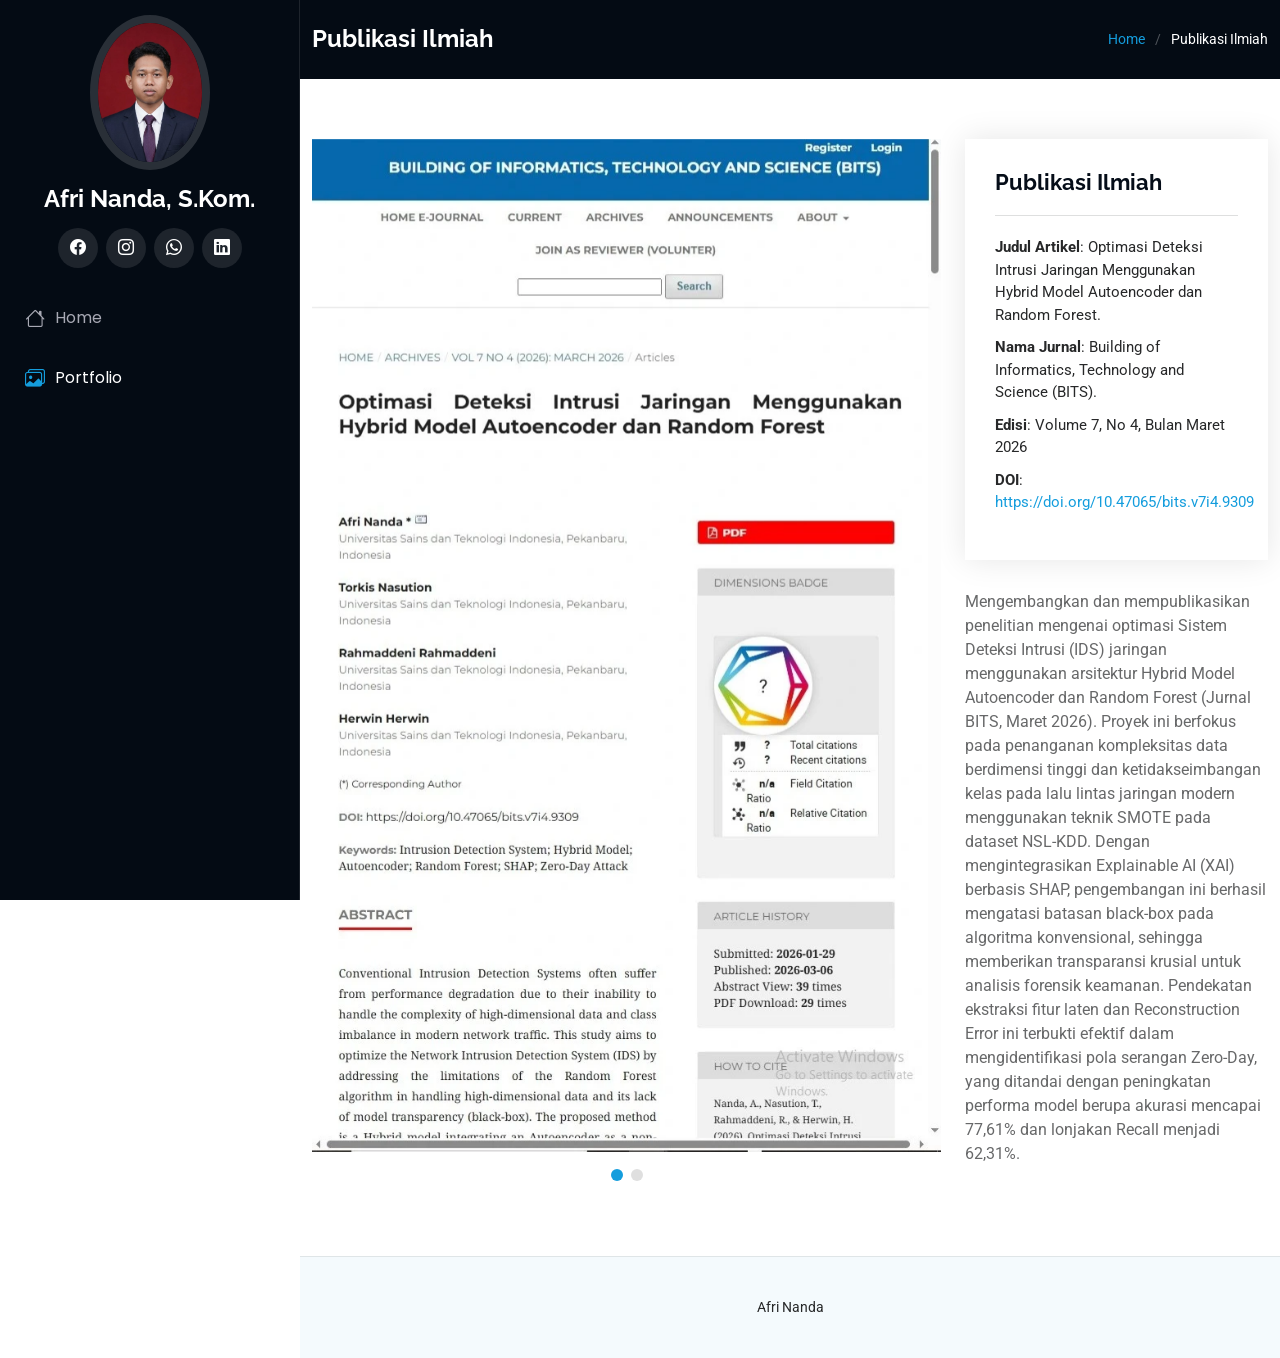
<file: portfolio-jurnal2.html>
<!DOCTYPE html>
<html lang="en">

<head>
  <meta charset="utf-8">
  <meta content="width=device-width, initial-scale=1.0" name="viewport">
  <title>Portfolio Details - iPortfolio Bootstrap Template</title>
  <meta content="" name="description">
  <meta content="" name="keywords">

  <!-- Favicons -->
  <link href="assets/img/portofolio.png" rel="icon">
  <link href="assets/img/portofolio.png" rel="apple-touch-icon">

  <!-- Fonts -->
  <link href="https://fonts.googleapis.com" rel="preconnect">
  <link href="https://fonts.gstatic.com" rel="preconnect" crossorigin>
  <link href="https://fonts.googleapis.com/css2?family=Roboto:ital,wght@0,100;0,300;0,400;0,500;0,700;0,900;1,100;1,300;1,400;1,500;1,700;1,900&family=Poppins:ital,wght@0,100;0,200;0,300;0,400;0,500;0,600;0,700;0,800;0,900;1,100;1,200;1,300;1,400;1,500;1,600;1,700;1,800;1,900&family=Raleway:ital,wght@0,100;0,200;0,300;0,400;0,500;0,600;0,700;0,800;0,900;1,100;1,200;1,300;1,400;1,500;1,600;1,700;1,800;1,900&display=swap" rel="stylesheet">

  <!-- Vendor CSS Files -->
  <link href="assets/vendor/bootstrap/css/bootstrap.min.css" rel="stylesheet">
  <link href="assets/vendor/bootstrap-icons/bootstrap-icons.css" rel="stylesheet">
  <link href="assets/vendor/aos/aos.css" rel="stylesheet">
  <link href="assets/vendor/glightbox/css/glightbox.min.css" rel="stylesheet">
  <link href="assets/vendor/swiper/swiper-bundle.min.css" rel="stylesheet">

  <!-- Main CSS File -->
  <link href="assets/css/main.css" rel="stylesheet">

  <!-- =======================================================
  * Template Name: iPortfolio
  * Template URL: https://bootstrapmade.com/iportfolio-bootstrap-portfolio-websites-template/
  * Updated: Jun 29 2024 with Bootstrap v5.3.3
  * Author: BootstrapMade.com
  * License: https://bootstrapmade.com/license/
  ======================================================== -->
</head>

<body class="portfolio-details-page">

  <header id="header" class="header dark-background d-flex flex-column">
    <i class="header-toggle d-xl-none bi bi-list"></i>

    <div class="profile-img">
      <img src="assets/img/profil.jpeg" alt="" class="img-fluid rounded-circle">
    </div>

    <a href="index.html" class="logo d-flex align-items-center justify-content-center">
      <!-- Uncomment the line below if you also wish to use an image logo -->
      <!-- <img src="assets/img/logo.png" alt=""> -->
      <h1 class="sitename">Afri Nanda, S.Kom.</h1>
    </a>

    <div class="social-links text-center">
      <a href="https://www.facebook.com/share/1EGWge7g87/" class="facebook"><i class="bi bi-facebook"></i></a>
      <a href="https://www.instagram.com/yahahahhaa__" class="instagram"><i class="bi bi-instagram"></i></a>
      <a href="https://wa.me/628995715809" class="whatsapp"><i class="bi bi-whatsapp"></i></a>
      <a href="https://www.linkedin.com/in/afri-nanda-6729a934a" class="linkedin"><i class="bi bi-linkedin"></i></a>
    </div>
    
    <nav id="navmenu" class="navmenu">
      <ul>
        <li><a href="index.html" ><i class="bi bi-house navicon"></i>Home</a></li>
        <li><a href="#portfolio" class="active"><i class="bi bi-images navicon"></i> Portfolio</a></li>
      </ul>
    </nav>

  </header>

  <main class="main">

    <!-- Page Title -->
    <div class="page-title dark-background">
      <div class="container d-lg-flex justify-content-between align-items-center">
        <h1 class="mb-2 mb-lg-0">Publikasi Ilmiah</h1>
        <nav class="breadcrumbs">
          <ol>
            <li><a href="index.html">Home</a></li>
            <li class="current">Publikasi Ilmiah</li>
          </ol>
        </nav>
      </div>
    </div><!-- End Page Title -->

    <!-- Portfolio Details Section -->
    <section id="portfolio-details" class="portfolio-details section">

      <div class="container" data-aos="fade-up" data-aos-delay="100">

        <div class="row gy-4">

          <div class="col-lg-8">
            <div class="portfolio-details-slider swiper init-swiper">

              <script type="application/json" class="swiper-config">
                {
                  "loop": true,
                  "speed": 600,
                  "autoplay": {
                    "delay": 5000
                  },
                  "slidesPerView": "auto",
                  "pagination": {
                    "el": ".swiper-pagination",
                    "type": "bullets",
                    "clickable": true
                  }
                }
              </script>

              <div class="swiper-wrapper align-items-center">

                <div class="swiper-slide">
                  <img src="assets/img/Jurnal2.webp" alt="">
                </div>

                <div class="swiper-slide">
                  <img src="assets/img/jurnal22.webp" alt="">
                </div>
              </div>
              <div class="swiper-pagination"></div>
            </div>
          </div>

          <div class="col-lg-4">
            <div class="portfolio-info" data-aos="fade-up" data-aos-delay="200">
              <h3>Publikasi Ilmiah</h3>
              <ul>
                <li><strong>Judul Artikel</strong>: Optimasi Deteksi Intrusi Jaringan Menggunakan Hybrid Model Autoencoder dan Random Forest.</li>
                <li><strong>Nama Jurnal</strong>: Building of Informatics, Technology and Science (BITS).</li>
                <li><strong>Edisi</strong>: Volume 7, No 4, Bulan Maret 2026</li>
                <li><strong>DOI</strong>: <a href="https://ejurnal.seminar-id.com/index.php/bits/article/view/9309" target="_blank" rel="noopener noreferrer">https://doi.org/10.47065/bits.v7i4.9309</a></li>
              </ul>
            </div>
            <div class="portfolio-description" data-aos="fade-up" data-aos-delay="300">
              <p>
                Mengembangkan dan mempublikasikan penelitian mengenai optimasi Sistem Deteksi Intrusi (IDS) jaringan menggunakan arsitektur Hybrid Model Autoencoder dan Random Forest (Jurnal BITS, Maret 2026). Proyek ini berfokus pada penanganan kompleksitas data berdimensi tinggi dan ketidakseimbangan kelas pada lalu lintas jaringan modern menggunakan teknik SMOTE pada dataset NSL-KDD. Dengan mengintegrasikan Explainable AI (XAI) berbasis SHAP, pengembangan ini berhasil mengatasi batasan black-box pada algoritma konvensional, sehingga memberikan transparansi krusial untuk analisis forensik keamanan. Pendekatan ekstraksi fitur laten dan Reconstruction Error ini terbukti efektif dalam mengidentifikasi pola serangan Zero-Day, yang ditandai dengan peningkatan performa model berupa akurasi mencapai 77,61% dan lonjakan Recall menjadi 62,31%.
              </p>
            </div>
          </div>

        </div>

      </div>

    </section><!-- /Portfolio Details Section -->

  </main>

  <footer id="footer" class="footer position-relative light-background">

    <div class="container">
      <div class="copyright text-center ">
        <p><span>Afri Nanda</span></p>
      </div>
    </div>

  </footer>

  <!-- Scroll Top -->
  <a href="#" id="scroll-top" class="scroll-top d-flex align-items-center justify-content-center"><i class="bi bi-arrow-up-short"></i></a>

  <!-- Preloader -->
  <div id="preloader"></div>

  <!-- Vendor JS Files -->
  <script src="assets/vendor/bootstrap/js/bootstrap.bundle.min.js"></script>
  <script src="assets/vendor/php-email-form/validate.js"></script>
  <script src="assets/vendor/aos/aos.js"></script>
  <script src="assets/vendor/typed.js/typed.umd.js"></script>
  <script src="assets/vendor/purecounter/purecounter_vanilla.js"></script>
  <script src="assets/vendor/waypoints/noframework.waypoints.js"></script>
  <script src="assets/vendor/glightbox/js/glightbox.min.js"></script>
  <script src="assets/vendor/imagesloaded/imagesloaded.pkgd.min.js"></script>
  <script src="assets/vendor/isotope-layout/isotope.pkgd.min.js"></script>
  <script src="assets/vendor/swiper/swiper-bundle.min.js"></script>

  <!-- Main JS File -->
  <script src="assets/js/main.js"></script>

</body>

</html>
</file>
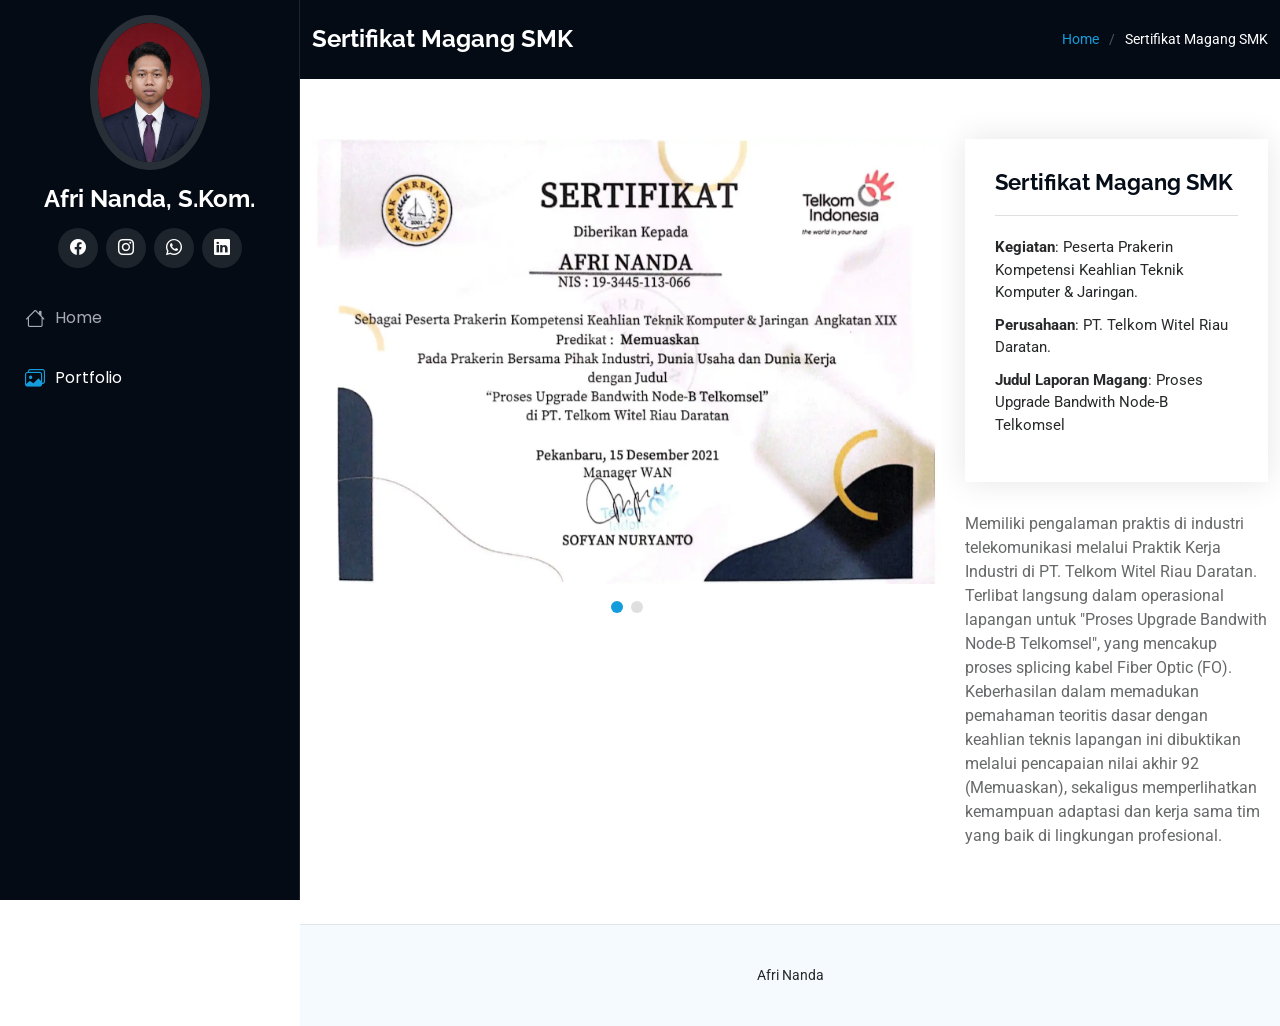
<file: portfolio-magang.html>
<!DOCTYPE html>
<html lang="en">

<head>
  <meta charset="utf-8">
  <meta content="width=device-width, initial-scale=1.0" name="viewport">
  <title>Portfolio Details - iPortfolio Bootstrap Template</title>
  <meta content="" name="description">
  <meta content="" name="keywords">

  <!-- Favicons -->
  <link href="assets/img/portofolio.png" rel="icon">
  <link href="assets/img/portofolio.png" rel="apple-touch-icon">

  <!-- Fonts -->
  <link href="https://fonts.googleapis.com" rel="preconnect">
  <link href="https://fonts.gstatic.com" rel="preconnect" crossorigin>
  <link href="https://fonts.googleapis.com/css2?family=Roboto:ital,wght@0,100;0,300;0,400;0,500;0,700;0,900;1,100;1,300;1,400;1,500;1,700;1,900&family=Poppins:ital,wght@0,100;0,200;0,300;0,400;0,500;0,600;0,700;0,800;0,900;1,100;1,200;1,300;1,400;1,500;1,600;1,700;1,800;1,900&family=Raleway:ital,wght@0,100;0,200;0,300;0,400;0,500;0,600;0,700;0,800;0,900;1,100;1,200;1,300;1,400;1,500;1,600;1,700;1,800;1,900&display=swap" rel="stylesheet">

  <!-- Vendor CSS Files -->
  <link href="assets/vendor/bootstrap/css/bootstrap.min.css" rel="stylesheet">
  <link href="assets/vendor/bootstrap-icons/bootstrap-icons.css" rel="stylesheet">
  <link href="assets/vendor/aos/aos.css" rel="stylesheet">
  <link href="assets/vendor/glightbox/css/glightbox.min.css" rel="stylesheet">
  <link href="assets/vendor/swiper/swiper-bundle.min.css" rel="stylesheet">

  <!-- Main CSS File -->
  <link href="assets/css/main.css" rel="stylesheet">

  <!-- =======================================================
  * Template Name: iPortfolio
  * Template URL: https://bootstrapmade.com/iportfolio-bootstrap-portfolio-websites-template/
  * Updated: Jun 29 2024 with Bootstrap v5.3.3
  * Author: BootstrapMade.com
  * License: https://bootstrapmade.com/license/
  ======================================================== -->
</head>

<body class="portfolio-details-page">

  <header id="header" class="header dark-background d-flex flex-column">
    <i class="header-toggle d-xl-none bi bi-list"></i>

    <div class="profile-img">
      <img src="assets/img/profil.jpeg" alt="" class="img-fluid rounded-circle">
    </div>

    <a href="index.html" class="logo d-flex align-items-center justify-content-center">
      <!-- Uncomment the line below if you also wish to use an image logo -->
      <!-- <img src="assets/img/logo.png" alt=""> -->
      <h1 class="sitename">Afri Nanda, S.Kom.</h1>
    </a>

    <div class="social-links text-center">
      <a href="https://www.facebook.com/share/1EGWge7g87/" class="facebook"><i class="bi bi-facebook"></i></a>
      <a href="https://www.instagram.com/yahahahhaa__" class="instagram"><i class="bi bi-instagram"></i></a>
      <a href="https://wa.me/628995715809" class="whatsapp"><i class="bi bi-whatsapp"></i></a>
      <a href="https://www.linkedin.com/in/afri-nanda-6729a934a" class="linkedin"><i class="bi bi-linkedin"></i></a>
    </div>
    
    <nav id="navmenu" class="navmenu">
      <ul>
        <li><a href="index.html" ><i class="bi bi-house navicon"></i>Home</a></li>
        <li><a href="#portfolio" class="active"><i class="bi bi-images navicon"></i> Portfolio</a></li>
      </ul>
    </nav>

  </header>

  <main class="main">

    <!-- Page Title -->
    <div class="page-title dark-background">
      <div class="container d-lg-flex justify-content-between align-items-center">
        <h1 class="mb-2 mb-lg-0">Sertifikat Magang SMK</h1>
        <nav class="breadcrumbs">
          <ol>
            <li><a href="index.html">Home</a></li>
            <li class="current">Sertifikat Magang SMK</li>
          </ol>
        </nav>
      </div>
    </div><!-- End Page Title -->

    <!-- Portfolio Details Section -->
    <section id="portfolio-details" class="portfolio-details section">

      <div class="container" data-aos="fade-up" data-aos-delay="100">

        <div class="row gy-4">

          <div class="col-lg-8">
            <div class="portfolio-details-slider swiper init-swiper">

              <script type="application/json" class="swiper-config">
                {
                  "loop": true,
                  "speed": 600,
                  "autoplay": {
                    "delay": 5000
                  },
                  "slidesPerView": "auto",
                  "pagination": {
                    "el": ".swiper-pagination",
                    "type": "bullets",
                    "clickable": true
                  }
                }
              </script>

              <div class="swiper-wrapper align-items-center">

                <div class="swiper-slide">
                  <img src="assets/img/magang.webp" alt="">
                </div>

                <div class="swiper-slide">
                  <img src="assets/img/nilai_magang.webp" alt="">
                </div>
              </div>
              <div class="swiper-pagination"></div>
            </div>
          </div>

          <div class="col-lg-4">
            <div class="portfolio-info" data-aos="fade-up" data-aos-delay="200">
              <h3>Sertifikat Magang SMK</h3>
              <ul>
                <li><strong>Kegiatan</strong>: Peserta Prakerin Kompetensi Keahlian Teknik Komputer & Jaringan.</li>
                <li><strong>Perusahaan</strong>: PT. Telkom Witel Riau Daratan.</li>
                <li><strong>Judul Laporan Magang</strong>: Proses Upgrade Bandwith Node-B Telkomsel</li>
              </ul>
            </div>
            <div class="portfolio-description" data-aos="fade-up" data-aos-delay="300">
              <p>Memiliki pengalaman praktis di industri telekomunikasi melalui Praktik Kerja Industri di PT. Telkom Witel Riau Daratan. Terlibat langsung dalam operasional lapangan untuk "Proses Upgrade Bandwith Node-B Telkomsel", yang mencakup proses splicing kabel Fiber Optic (FO). Keberhasilan dalam memadukan pemahaman teoritis dasar dengan keahlian teknis lapangan ini dibuktikan melalui pencapaian nilai akhir 92 (Memuaskan), sekaligus memperlihatkan kemampuan adaptasi dan kerja sama tim yang baik di lingkungan profesional.</p>
          </div>

        </div>

      </div>

    </section><!-- /Portfolio Details Section -->

  </main>

  <footer id="footer" class="footer position-relative light-background">

    <div class="container">
      <div class="copyright text-center ">
        <p><span>Afri Nanda</span></p>
      </div>
    </div>

  </footer>

  <!-- Scroll Top -->
  <a href="#" id="scroll-top" class="scroll-top d-flex align-items-center justify-content-center"><i class="bi bi-arrow-up-short"></i></a>

  <!-- Preloader -->
  <div id="preloader"></div>

  <!-- Vendor JS Files -->
  <script src="assets/vendor/bootstrap/js/bootstrap.bundle.min.js"></script>
  <script src="assets/vendor/php-email-form/validate.js"></script>
  <script src="assets/vendor/aos/aos.js"></script>
  <script src="assets/vendor/typed.js/typed.umd.js"></script>
  <script src="assets/vendor/purecounter/purecounter_vanilla.js"></script>
  <script src="assets/vendor/waypoints/noframework.waypoints.js"></script>
  <script src="assets/vendor/glightbox/js/glightbox.min.js"></script>
  <script src="assets/vendor/imagesloaded/imagesloaded.pkgd.min.js"></script>
  <script src="assets/vendor/isotope-layout/isotope.pkgd.min.js"></script>
  <script src="assets/vendor/swiper/swiper-bundle.min.js"></script>

  <!-- Main JS File -->
  <script src="assets/js/main.js"></script>

</body>

</html>
</file>
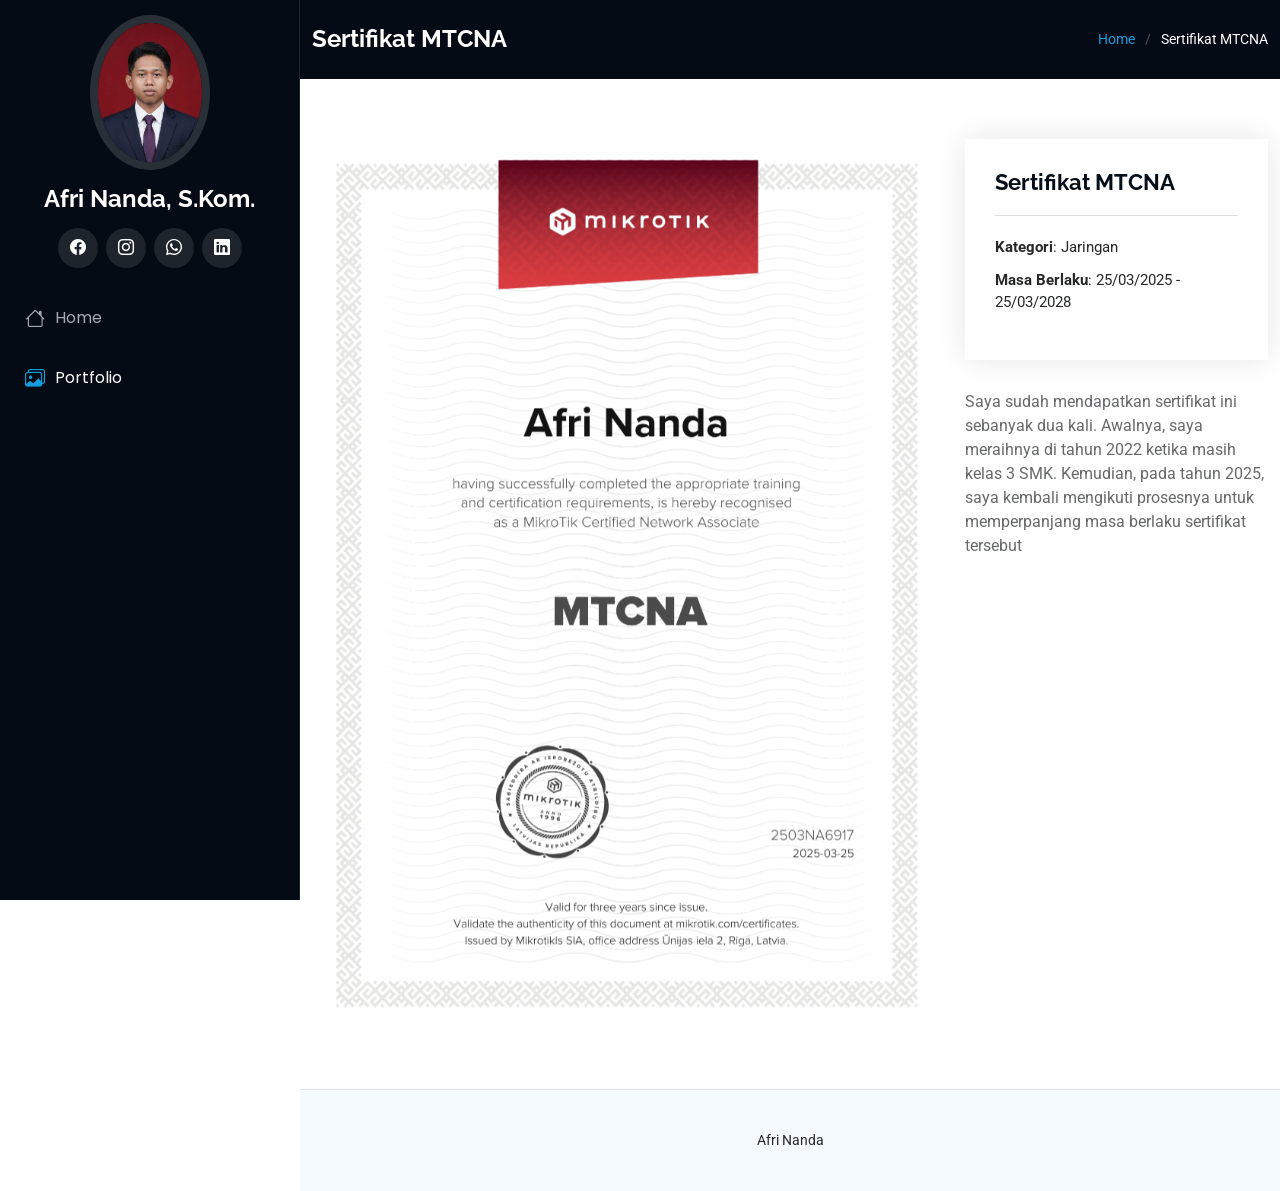
<file: portfolio-mtcna.html>
<!DOCTYPE html>
<html lang="en">

<head>
  <meta charset="utf-8">
  <meta content="width=device-width, initial-scale=1.0" name="viewport">
  <title>Portfolio Details - iPortfolio Bootstrap Template</title>
  <meta content="" name="description">
  <meta content="" name="keywords">

  <!-- Favicons -->
  <link href="assets/img/portofolio.png" rel="icon">
  <link href="assets/img/portofolio.png" rel="apple-touch-icon">

  <!-- Fonts -->
  <link href="https://fonts.googleapis.com" rel="preconnect">
  <link href="https://fonts.gstatic.com" rel="preconnect" crossorigin>
  <link href="https://fonts.googleapis.com/css2?family=Roboto:ital,wght@0,100;0,300;0,400;0,500;0,700;0,900;1,100;1,300;1,400;1,500;1,700;1,900&family=Poppins:ital,wght@0,100;0,200;0,300;0,400;0,500;0,600;0,700;0,800;0,900;1,100;1,200;1,300;1,400;1,500;1,600;1,700;1,800;1,900&family=Raleway:ital,wght@0,100;0,200;0,300;0,400;0,500;0,600;0,700;0,800;0,900;1,100;1,200;1,300;1,400;1,500;1,600;1,700;1,800;1,900&display=swap" rel="stylesheet">

  <!-- Vendor CSS Files -->
  <link href="assets/vendor/bootstrap/css/bootstrap.min.css" rel="stylesheet">
  <link href="assets/vendor/bootstrap-icons/bootstrap-icons.css" rel="stylesheet">
  <link href="assets/vendor/aos/aos.css" rel="stylesheet">
  <link href="assets/vendor/glightbox/css/glightbox.min.css" rel="stylesheet">
  <link href="assets/vendor/swiper/swiper-bundle.min.css" rel="stylesheet">

  <!-- Main CSS File -->
  <link href="assets/css/main.css" rel="stylesheet">

  <!-- =======================================================
  * Template Name: iPortfolio
  * Template URL: https://bootstrapmade.com/iportfolio-bootstrap-portfolio-websites-template/
  * Updated: Jun 29 2024 with Bootstrap v5.3.3
  * Author: BootstrapMade.com
  * License: https://bootstrapmade.com/license/
  ======================================================== -->
</head>

<body class="portfolio-details-page">

  <header id="header" class="header dark-background d-flex flex-column">
    <i class="header-toggle d-xl-none bi bi-list"></i>

    <div class="profile-img">
      <img src="assets/img/profil.jpeg" alt="" class="img-fluid rounded-circle">
    </div>

    <a href="index.html" class="logo d-flex align-items-center justify-content-center">
      <!-- Uncomment the line below if you also wish to use an image logo -->
      <!-- <img src="assets/img/logo.png" alt=""> -->
      <h1 class="sitename">Afri Nanda, S.Kom.</h1>
    </a>

    <div class="social-links text-center">
      <a href="https://www.facebook.com/share/1EGWge7g87/" class="facebook"><i class="bi bi-facebook"></i></a>
      <a href="https://www.instagram.com/yahahahhaa__" class="instagram"><i class="bi bi-instagram"></i></a>
      <a href="https://wa.me/628995715809" class="whatsapp"><i class="bi bi-whatsapp"></i></a>
      <a href="https://www.linkedin.com/in/afri-nanda-6729a934a" class="linkedin"><i class="bi bi-linkedin"></i></a>
    </div>
    
    <nav id="navmenu" class="navmenu">
      <ul>
        <li><a href="index.html" ><i class="bi bi-house navicon"></i>Home</a></li>
        <li><a href="#portfolio" class="active"><i class="bi bi-images navicon"></i> Portfolio</a></li>
      </ul>
    </nav>

  </header>

  <main class="main">

    <!-- Page Title -->
    <div class="page-title dark-background">
      <div class="container d-lg-flex justify-content-between align-items-center">
        <h1 class="mb-2 mb-lg-0">Sertifikat MTCNA</h1>
        <nav class="breadcrumbs">
          <ol>
            <li><a href="index.html">Home</a></li>
            <li class="current">Sertifikat MTCNA</li>
          </ol>
        </nav>
      </div>
    </div><!-- End Page Title -->

    <!-- Portfolio Details Section -->
    <section id="portfolio-details" class="portfolio-details section">

      <div class="container" data-aos="fade-up" data-aos-delay="100">

        <div class="row gy-4">

          <div class="col-lg-8">
            <div class="portfolio-details-slider swiper init-swiper">

              <script type="application/json" class="swiper-config">
                {
                  "loop": true,
                  "speed": 600,
                  "autoplay": {
                    "delay": 5000
                  },
                  "slidesPerView": "auto",
                  "pagination": {
                    "el": ".swiper-pagination",
                    "type": "bullets",
                    "clickable": true
                  }
                }
              </script>

              <div class="swiper-wrapper align-items-center">

                <div class="swiper-slide">
                  <img src="assets/img/mtcna-1.png" alt="">
                </div>

              </div>
              <div class="swiper-pagination"></div>
            </div>
          </div>

          <div class="col-lg-4">
            <div class="portfolio-info" data-aos="fade-up" data-aos-delay="200">
              <h3>Sertifikat MTCNA</h3>
              <ul>
                <li><strong>Kategori</strong>: Jaringan</li>
                <li><strong>Masa Berlaku</strong>: 25/03/2025 - 25/03/2028</li>
              </ul>
            </div>
            <div class="portfolio-description" data-aos="fade-up" data-aos-delay="300">
              <p>
                Saya sudah mendapatkan sertifikat ini sebanyak dua kali. Awalnya, saya meraihnya di tahun 2022 ketika masih kelas 3 SMK. 
                Kemudian, pada tahun 2025, saya kembali mengikuti prosesnya untuk memperpanjang masa berlaku sertifikat tersebut
              </p>
            </div>
          </div>

        </div>

      </div>

    </section><!-- /Portfolio Details Section -->

  </main>

  <footer id="footer" class="footer position-relative light-background">

    <div class="container">
      <div class="copyright text-center ">
        <p><span>Afri Nanda</span></p>
      </div>
    </div>

  </footer>

  <!-- Scroll Top -->
  <a href="#" id="scroll-top" class="scroll-top d-flex align-items-center justify-content-center"><i class="bi bi-arrow-up-short"></i></a>

  <!-- Preloader -->
  <div id="preloader"></div>

  <!-- Vendor JS Files -->
  <script src="assets/vendor/bootstrap/js/bootstrap.bundle.min.js"></script>
  <script src="assets/vendor/php-email-form/validate.js"></script>
  <script src="assets/vendor/aos/aos.js"></script>
  <script src="assets/vendor/typed.js/typed.umd.js"></script>
  <script src="assets/vendor/purecounter/purecounter_vanilla.js"></script>
  <script src="assets/vendor/waypoints/noframework.waypoints.js"></script>
  <script src="assets/vendor/glightbox/js/glightbox.min.js"></script>
  <script src="assets/vendor/imagesloaded/imagesloaded.pkgd.min.js"></script>
  <script src="assets/vendor/isotope-layout/isotope.pkgd.min.js"></script>
  <script src="assets/vendor/swiper/swiper-bundle.min.js"></script>

  <!-- Main JS File -->
  <script src="assets/js/main.js"></script>

</body>

</html>
</file>
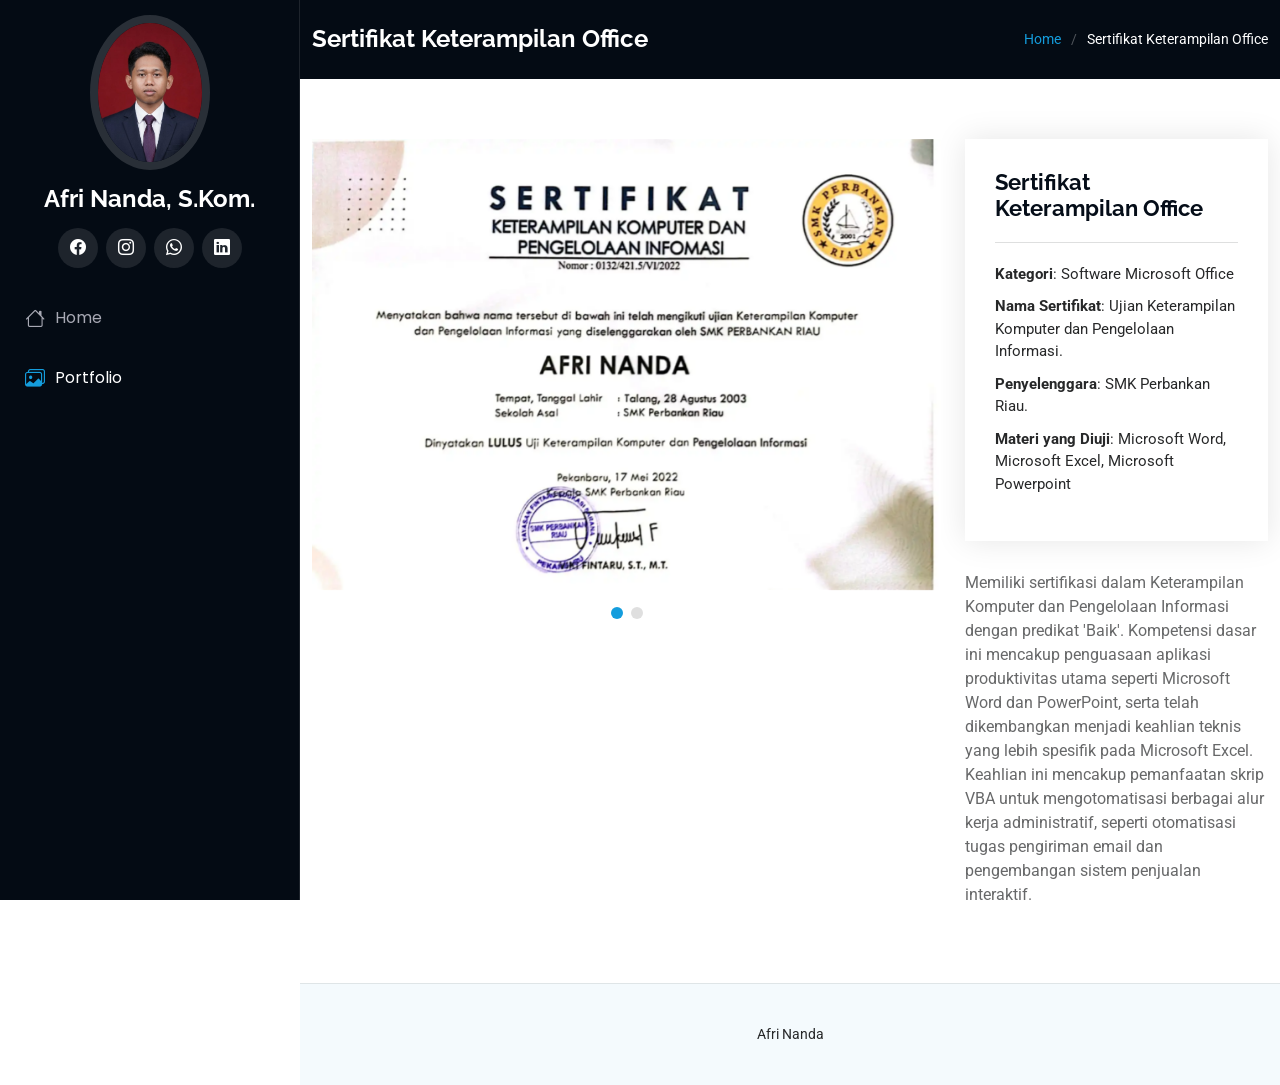
<file: portfolio-office.html>
<!DOCTYPE html>
<html lang="en">

<head>
  <meta charset="utf-8">
  <meta content="width=device-width, initial-scale=1.0" name="viewport">
  <title>Portfolio Details - iPortfolio Bootstrap Template</title>
  <meta content="" name="description">
  <meta content="" name="keywords">

  <!-- Favicons -->
  <link href="assets/img/portofolio.png" rel="icon">
  <link href="assets/img/portofolio.png" rel="apple-touch-icon">

  <!-- Fonts -->
  <link href="https://fonts.googleapis.com" rel="preconnect">
  <link href="https://fonts.gstatic.com" rel="preconnect" crossorigin>
  <link href="https://fonts.googleapis.com/css2?family=Roboto:ital,wght@0,100;0,300;0,400;0,500;0,700;0,900;1,100;1,300;1,400;1,500;1,700;1,900&family=Poppins:ital,wght@0,100;0,200;0,300;0,400;0,500;0,600;0,700;0,800;0,900;1,100;1,200;1,300;1,400;1,500;1,600;1,700;1,800;1,900&family=Raleway:ital,wght@0,100;0,200;0,300;0,400;0,500;0,600;0,700;0,800;0,900;1,100;1,200;1,300;1,400;1,500;1,600;1,700;1,800;1,900&display=swap" rel="stylesheet">

  <!-- Vendor CSS Files -->
  <link href="assets/vendor/bootstrap/css/bootstrap.min.css" rel="stylesheet">
  <link href="assets/vendor/bootstrap-icons/bootstrap-icons.css" rel="stylesheet">
  <link href="assets/vendor/aos/aos.css" rel="stylesheet">
  <link href="assets/vendor/glightbox/css/glightbox.min.css" rel="stylesheet">
  <link href="assets/vendor/swiper/swiper-bundle.min.css" rel="stylesheet">

  <!-- Main CSS File -->
  <link href="assets/css/main.css" rel="stylesheet">

  <!-- =======================================================
  * Template Name: iPortfolio
  * Template URL: https://bootstrapmade.com/iportfolio-bootstrap-portfolio-websites-template/
  * Updated: Jun 29 2024 with Bootstrap v5.3.3
  * Author: BootstrapMade.com
  * License: https://bootstrapmade.com/license/
  ======================================================== -->
</head>

<body class="portfolio-details-page">

  <header id="header" class="header dark-background d-flex flex-column">
    <i class="header-toggle d-xl-none bi bi-list"></i>

    <div class="profile-img">
      <img src="assets/img/profil.jpeg" alt="" class="img-fluid rounded-circle">
    </div>

    <a href="index.html" class="logo d-flex align-items-center justify-content-center">
      <!-- Uncomment the line below if you also wish to use an image logo -->
      <!-- <img src="assets/img/logo.png" alt=""> -->
      <h1 class="sitename">Afri Nanda, S.Kom.</h1>
    </a>

    <div class="social-links text-center">
      <a href="https://www.facebook.com/share/1EGWge7g87/" class="facebook"><i class="bi bi-facebook"></i></a>
      <a href="https://www.instagram.com/yahahahhaa__" class="instagram"><i class="bi bi-instagram"></i></a>
      <a href="https://wa.me/628995715809" class="whatsapp"><i class="bi bi-whatsapp"></i></a>
      <a href="https://www.linkedin.com/in/afri-nanda-6729a934a" class="linkedin"><i class="bi bi-linkedin"></i></a>
    </div>
    
    <nav id="navmenu" class="navmenu">
      <ul>
        <li><a href="index.html" ><i class="bi bi-house navicon"></i>Home</a></li>
        <li><a href="#portfolio" class="active"><i class="bi bi-images navicon"></i> Portfolio</a></li>
      </ul>
    </nav>

  </header>

  <main class="main">

    <!-- Page Title -->
    <div class="page-title dark-background">
      <div class="container d-lg-flex justify-content-between align-items-center">
        <h1 class="mb-2 mb-lg-0">Sertifikat Keterampilan Office</h1>
        <nav class="breadcrumbs">
          <ol>
            <li><a href="index.html">Home</a></li>
            <li class="current">Sertifikat Keterampilan Office</li>
          </ol>
        </nav>
      </div>
    </div><!-- End Page Title -->

    <!-- Portfolio Details Section -->
    <section id="portfolio-details" class="portfolio-details section">

      <div class="container" data-aos="fade-up" data-aos-delay="100">

        <div class="row gy-4">

          <div class="col-lg-8">
            <div class="portfolio-details-slider swiper init-swiper">

              <script type="application/json" class="swiper-config">
                {
                  "loop": true,
                  "speed": 600,
                  "autoplay": {
                    "delay": 5000
                  },
                  "slidesPerView": "auto",
                  "pagination": {
                    "el": ".swiper-pagination",
                    "type": "bullets",
                    "clickable": true
                  }
                }
              </script>

              <div class="swiper-wrapper align-items-center">

                <div class="swiper-slide">
                  <img src="assets/img/Office.webp" alt="">
                </div>

                <div class="swiper-slide">
                  <img src="assets/img/office2.webp" alt="">
                </div>
              </div>
              <div class="swiper-pagination"></div>
            </div>
          </div>

          <div class="col-lg-4">
            <div class="portfolio-info" data-aos="fade-up" data-aos-delay="200">
              <h3>Sertifikat Keterampilan Office</h3>
              <ul>
                <li><strong>Kategori</strong>: Software Microsoft Office</li>
                <li><strong>Nama Sertifikat</strong>: Ujian Keterampilan Komputer dan Pengelolaan Informasi.</li>
                <li><strong>Penyelenggara</strong>: SMK Perbankan Riau.</li>
                <li><strong>Materi yang Diuji</strong>: Microsoft Word, Microsoft Excel, Microsoft Powerpoint</li>
              </ul>
            </div>
            <div class="portfolio-description" data-aos="fade-up" data-aos-delay="300">
              <p>Memiliki sertifikasi dalam Keterampilan Komputer dan Pengelolaan Informasi dengan predikat 'Baik'. Kompetensi dasar ini mencakup penguasaan aplikasi produktivitas utama seperti Microsoft Word dan PowerPoint, serta telah dikembangkan menjadi keahlian teknis yang lebih spesifik pada Microsoft Excel. Keahlian ini mencakup pemanfaatan skrip VBA untuk mengotomatisasi berbagai alur kerja administratif, seperti otomatisasi tugas pengiriman email dan pengembangan sistem penjualan interaktif.</p>
            </div>
          </div>

        </div>

      </div>

    </section><!-- /Portfolio Details Section -->

  </main>

  <footer id="footer" class="footer position-relative light-background">

    <div class="container">
      <div class="copyright text-center ">
        <p><span>Afri Nanda</span></p>
      </div>
    </div>

  </footer>

  <!-- Scroll Top -->
  <a href="#" id="scroll-top" class="scroll-top d-flex align-items-center justify-content-center"><i class="bi bi-arrow-up-short"></i></a>

  <!-- Preloader -->
  <div id="preloader"></div>

  <!-- Vendor JS Files -->
  <script src="assets/vendor/bootstrap/js/bootstrap.bundle.min.js"></script>
  <script src="assets/vendor/php-email-form/validate.js"></script>
  <script src="assets/vendor/aos/aos.js"></script>
  <script src="assets/vendor/typed.js/typed.umd.js"></script>
  <script src="assets/vendor/purecounter/purecounter_vanilla.js"></script>
  <script src="assets/vendor/waypoints/noframework.waypoints.js"></script>
  <script src="assets/vendor/glightbox/js/glightbox.min.js"></script>
  <script src="assets/vendor/imagesloaded/imagesloaded.pkgd.min.js"></script>
  <script src="assets/vendor/isotope-layout/isotope.pkgd.min.js"></script>
  <script src="assets/vendor/swiper/swiper-bundle.min.js"></script>

  <!-- Main JS File -->
  <script src="assets/js/main.js"></script>

</body>

</html>
</file>
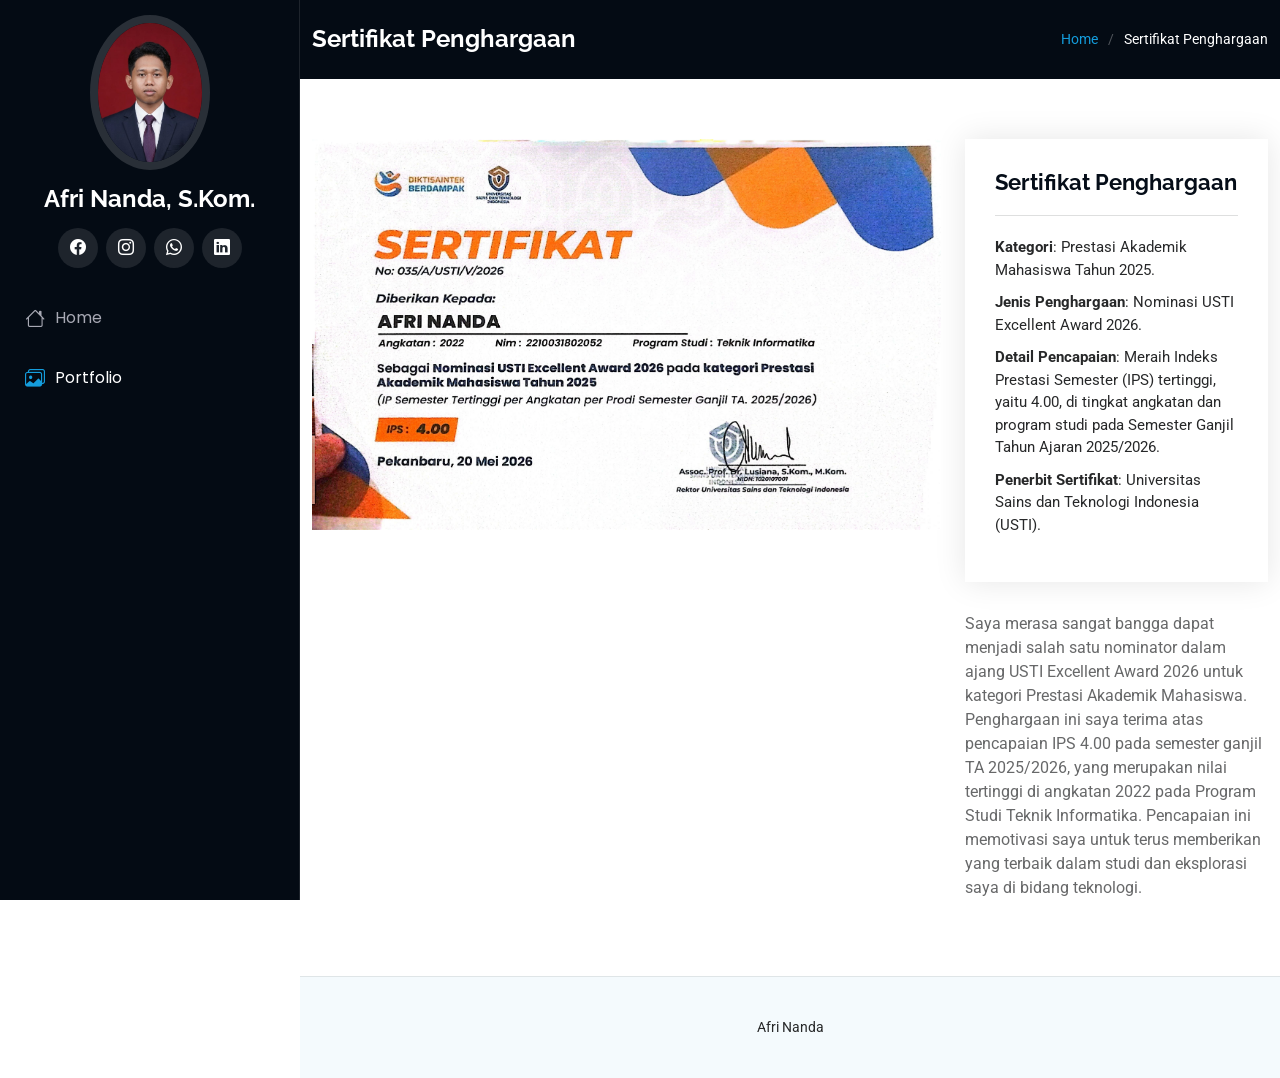
<file: portfolio-penghargaan.html>
<!DOCTYPE html>
<html lang="en">

<head>
  <meta charset="utf-8">
  <meta content="width=device-width, initial-scale=1.0" name="viewport">
  <title>Portfolio Details - iPortfolio Bootstrap Template</title>
  <meta content="" name="description">
  <meta content="" name="keywords">

  <!-- Favicons -->
  <link href="assets/img/portofolio.png" rel="icon">
  <link href="assets/img/portofolio.png" rel="apple-touch-icon">

  <!-- Fonts -->
  <link href="https://fonts.googleapis.com" rel="preconnect">
  <link href="https://fonts.gstatic.com" rel="preconnect" crossorigin>
  <link href="https://fonts.googleapis.com/css2?family=Roboto:ital,wght@0,100;0,300;0,400;0,500;0,700;0,900;1,100;1,300;1,400;1,500;1,700;1,900&family=Poppins:ital,wght@0,100;0,200;0,300;0,400;0,500;0,600;0,700;0,800;0,900;1,100;1,200;1,300;1,400;1,500;1,600;1,700;1,800;1,900&family=Raleway:ital,wght@0,100;0,200;0,300;0,400;0,500;0,600;0,700;0,800;0,900;1,100;1,200;1,300;1,400;1,500;1,600;1,700;1,800;1,900&display=swap" rel="stylesheet">

  <!-- Vendor CSS Files -->
  <link href="assets/vendor/bootstrap/css/bootstrap.min.css" rel="stylesheet">
  <link href="assets/vendor/bootstrap-icons/bootstrap-icons.css" rel="stylesheet">
  <link href="assets/vendor/aos/aos.css" rel="stylesheet">
  <link href="assets/vendor/glightbox/css/glightbox.min.css" rel="stylesheet">
  <link href="assets/vendor/swiper/swiper-bundle.min.css" rel="stylesheet">

  <!-- Main CSS File -->
  <link href="assets/css/main.css" rel="stylesheet">

  <!-- =======================================================
  * Template Name: iPortfolio
  * Template URL: https://bootstrapmade.com/iportfolio-bootstrap-portfolio-websites-template/
  * Updated: Jun 29 2024 with Bootstrap v5.3.3
  * Author: BootstrapMade.com
  * License: https://bootstrapmade.com/license/
  ======================================================== -->
</head>

<body class="portfolio-details-page">

  <header id="header" class="header dark-background d-flex flex-column">
    <i class="header-toggle d-xl-none bi bi-list"></i>

    <div class="profile-img">
      <img src="assets/img/profil.jpeg" alt="" class="img-fluid rounded-circle">
    </div>

    <a href="index.html" class="logo d-flex align-items-center justify-content-center">
      <!-- Uncomment the line below if you also wish to use an image logo -->
      <!-- <img src="assets/img/logo.png" alt=""> -->
      <h1 class="sitename">Afri Nanda, S.Kom.</h1>
    </a>

    <div class="social-links text-center">
      <a href="https://www.facebook.com/share/1EGWge7g87/" class="facebook"><i class="bi bi-facebook"></i></a>
      <a href="https://www.instagram.com/yahahahhaa__" class="instagram"><i class="bi bi-instagram"></i></a>
      <a href="https://wa.me/628995715809" class="whatsapp"><i class="bi bi-whatsapp"></i></a>
      <a href="https://www.linkedin.com/in/afri-nanda-6729a934a" class="linkedin"><i class="bi bi-linkedin"></i></a>
    </div>
    
    <nav id="navmenu" class="navmenu">
      <ul>
        <li><a href="index.html" ><i class="bi bi-house navicon"></i>Home</a></li>
        <li><a href="#portfolio" class="active"><i class="bi bi-images navicon"></i> Portfolio</a></li>
      </ul>
    </nav>

  </header>

  <main class="main">

    <!-- Page Title -->
    <div class="page-title dark-background">
      <div class="container d-lg-flex justify-content-between align-items-center">
        <h1 class="mb-2 mb-lg-0">Sertifikat Penghargaan</h1>
        <nav class="breadcrumbs">
          <ol>
            <li><a href="index.html">Home</a></li>
            <li class="current">Sertifikat Penghargaan</li>
          </ol>
        </nav>
      </div>
    </div><!-- End Page Title -->

    <!-- Portfolio Details Section -->
    <section id="portfolio-details" class="portfolio-details section">

      <div class="container" data-aos="fade-up" data-aos-delay="100">

        <div class="row gy-4">

          <div class="col-lg-8">
            <div class="portfolio-details-slider swiper init-swiper">

              <script type="application/json" class="swiper-config">
                {
                  "loop": true,
                  "speed": 600,
                  "autoplay": {
                    "delay": 5000
                  },
                  "slidesPerView": "auto",
                  "pagination": {
                    "el": ".swiper-pagination",
                    "type": "bullets",
                    "clickable": true
                  }
                }
              </script>

              <div class="swiper-wrapper align-items-center">

                <div class="swiper-slide">
                  <img src="assets/img/penghargaan.webp" alt="">
                </div>

              </div>
              <div class="swiper-pagination"></div>
            </div>
          </div>

          <div class="col-lg-4">
            <div class="portfolio-info" data-aos="fade-up" data-aos-delay="200">
              <h3>Sertifikat Penghargaan</h3>
              <ul>
                <li><strong>Kategori</strong>: Prestasi Akademik Mahasiswa Tahun 2025.</li>
                <li><strong>Jenis Penghargaan</strong>: Nominasi USTI Excellent Award 2026.</li>
                <li><strong>Detail Pencapaian</strong>: Meraih Indeks Prestasi Semester (IPS) tertinggi, yaitu 4.00, di tingkat angkatan dan program studi pada Semester Ganjil Tahun Ajaran 2025/2026.</li>
                <li><strong>Penerbit Sertifikat</strong>: Universitas Sains dan Teknologi Indonesia (USTI).</li>
              </ul>
            </div>
            <div class="portfolio-description" data-aos="fade-up" data-aos-delay="300">
              <p>
                Saya merasa sangat bangga dapat menjadi salah satu nominator dalam ajang USTI Excellent
                 Award 2026 untuk kategori Prestasi Akademik Mahasiswa. Penghargaan ini saya terima atas 
                 pencapaian IPS 4.00 pada semester ganjil TA 2025/2026, yang merupakan nilai tertinggi di 
                 angkatan 2022 pada Program Studi Teknik Informatika. Pencapaian ini memotivasi saya untuk
                  terus memberikan yang terbaik dalam studi dan eksplorasi saya di bidang teknologi.
              </p>
            </div>
          </div>

        </div>

      </div>

    </section><!-- /Portfolio Details Section -->

  </main>

  <footer id="footer" class="footer position-relative light-background">

    <div class="container">
      <div class="copyright text-center ">
        <p><span>Afri Nanda</span></p>
      </div>
    </div>

  </footer>

  <!-- Scroll Top -->
  <a href="#" id="scroll-top" class="scroll-top d-flex align-items-center justify-content-center"><i class="bi bi-arrow-up-short"></i></a>

  <!-- Preloader -->
  <div id="preloader"></div>

  <!-- Vendor JS Files -->
  <script src="assets/vendor/bootstrap/js/bootstrap.bundle.min.js"></script>
  <script src="assets/vendor/php-email-form/validate.js"></script>
  <script src="assets/vendor/aos/aos.js"></script>
  <script src="assets/vendor/typed.js/typed.umd.js"></script>
  <script src="assets/vendor/purecounter/purecounter_vanilla.js"></script>
  <script src="assets/vendor/waypoints/noframework.waypoints.js"></script>
  <script src="assets/vendor/glightbox/js/glightbox.min.js"></script>
  <script src="assets/vendor/imagesloaded/imagesloaded.pkgd.min.js"></script>
  <script src="assets/vendor/isotope-layout/isotope.pkgd.min.js"></script>
  <script src="assets/vendor/swiper/swiper-bundle.min.js"></script>

  <!-- Main JS File -->
  <script src="assets/js/main.js"></script>

</body>

</html>
</file>
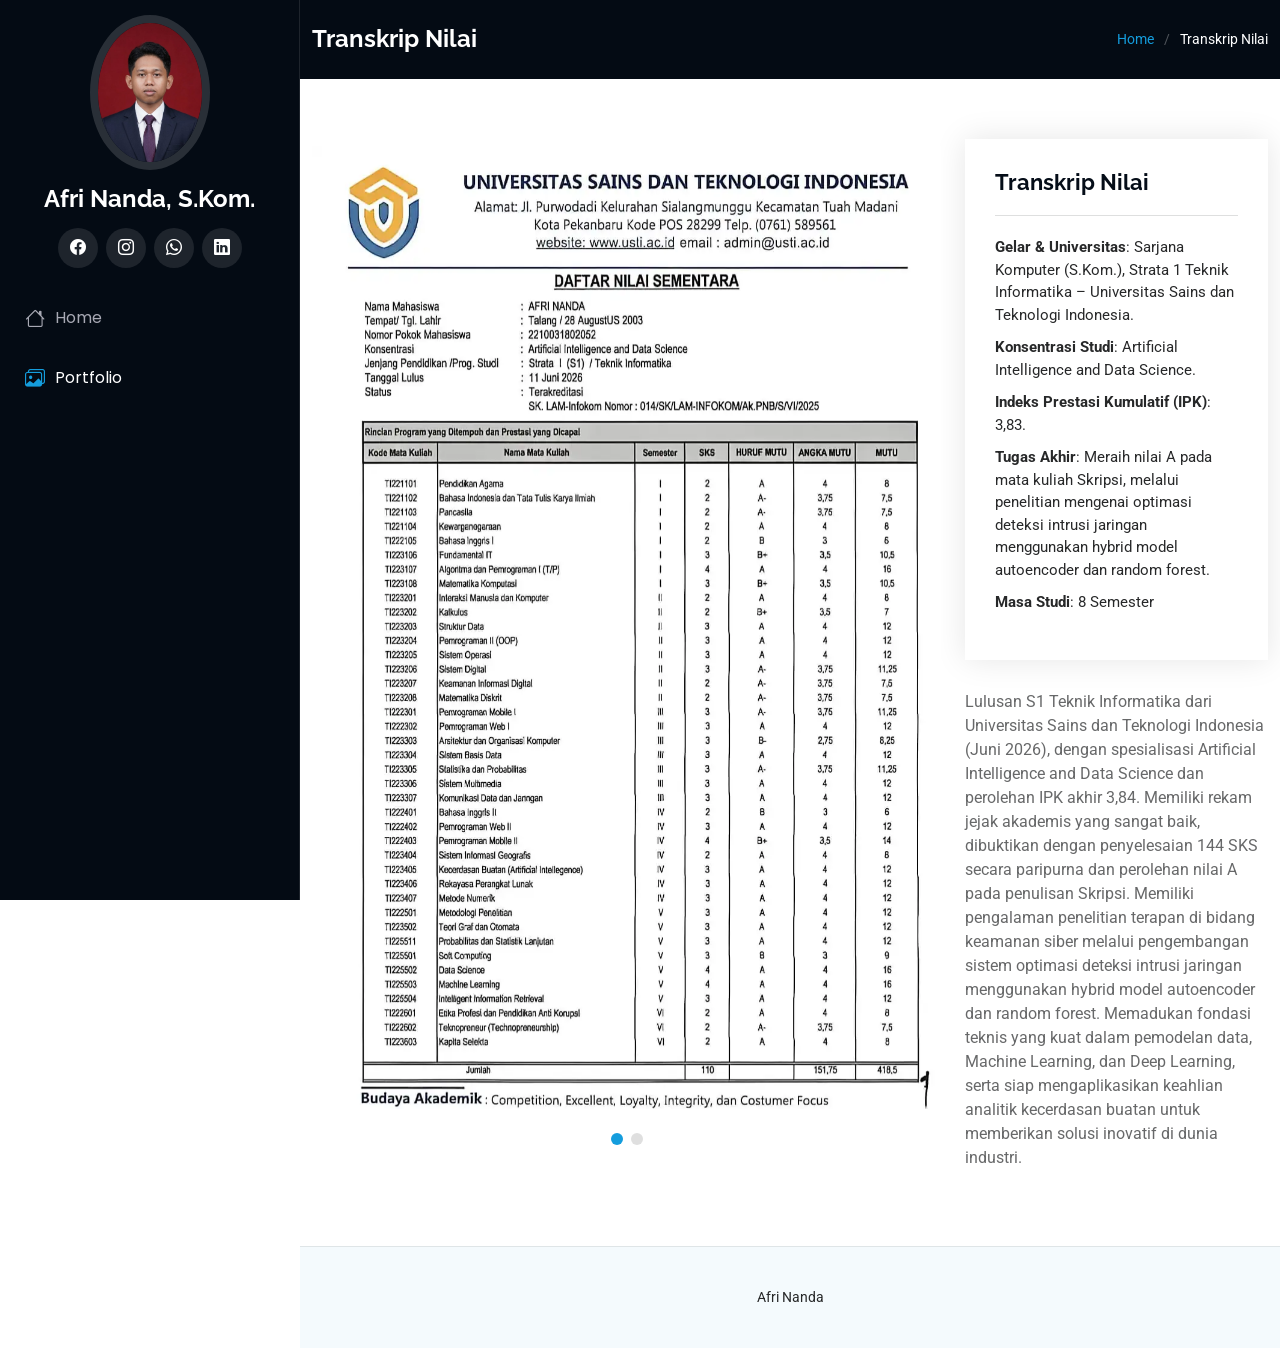
<file: portfolio-transkrip.html>
<!DOCTYPE html>
<html lang="en">

<head>
  <meta charset="utf-8">
  <meta content="width=device-width, initial-scale=1.0" name="viewport">
  <title>Portfolio Details - iPortfolio Bootstrap Template</title>
  <meta content="" name="description">
  <meta content="" name="keywords">

  <!-- Favicons -->
  <link href="assets/img/portofolio.png" rel="icon">
  <link href="assets/img/portofolio.png" rel="apple-touch-icon">

  <!-- Fonts -->
  <link href="https://fonts.googleapis.com" rel="preconnect">
  <link href="https://fonts.gstatic.com" rel="preconnect" crossorigin>
  <link href="https://fonts.googleapis.com/css2?family=Roboto:ital,wght@0,100;0,300;0,400;0,500;0,700;0,900;1,100;1,300;1,400;1,500;1,700;1,900&family=Poppins:ital,wght@0,100;0,200;0,300;0,400;0,500;0,600;0,700;0,800;0,900;1,100;1,200;1,300;1,400;1,500;1,600;1,700;1,800;1,900&family=Raleway:ital,wght@0,100;0,200;0,300;0,400;0,500;0,600;0,700;0,800;0,900;1,100;1,200;1,300;1,400;1,500;1,600;1,700;1,800;1,900&display=swap" rel="stylesheet">

  <!-- Vendor CSS Files -->
  <link href="assets/vendor/bootstrap/css/bootstrap.min.css" rel="stylesheet">
  <link href="assets/vendor/bootstrap-icons/bootstrap-icons.css" rel="stylesheet">
  <link href="assets/vendor/aos/aos.css" rel="stylesheet">
  <link href="assets/vendor/glightbox/css/glightbox.min.css" rel="stylesheet">
  <link href="assets/vendor/swiper/swiper-bundle.min.css" rel="stylesheet">

  <!-- Main CSS File -->
  <link href="assets/css/main.css" rel="stylesheet">

  <!-- =======================================================
  * Template Name: iPortfolio
  * Template URL: https://bootstrapmade.com/iportfolio-bootstrap-portfolio-websites-template/
  * Updated: Jun 29 2024 with Bootstrap v5.3.3
  * Author: BootstrapMade.com
  * License: https://bootstrapmade.com/license/
  ======================================================== -->
</head>

<body class="portfolio-details-page">

  <header id="header" class="header dark-background d-flex flex-column">
    <i class="header-toggle d-xl-none bi bi-list"></i>

    <div class="profile-img">
      <img src="assets/img/profil.jpeg" alt="" class="img-fluid rounded-circle">
    </div>

    <a href="index.html" class="logo d-flex align-items-center justify-content-center">
      <!-- Uncomment the line below if you also wish to use an image logo -->
      <!-- <img src="assets/img/logo.png" alt=""> -->
      <h1 class="sitename">Afri Nanda, S.Kom.</h1>
    </a>

    <div class="social-links text-center">
      <a href="https://www.facebook.com/share/1EGWge7g87/" class="facebook"><i class="bi bi-facebook"></i></a>
      <a href="https://www.instagram.com/yahahahhaa__" class="instagram"><i class="bi bi-instagram"></i></a>
      <a href="https://wa.me/628995715809" class="whatsapp"><i class="bi bi-whatsapp"></i></a>
      <a href="https://www.linkedin.com/in/afri-nanda-6729a934a" class="linkedin"><i class="bi bi-linkedin"></i></a>
    </div>
    
    <nav id="navmenu" class="navmenu">
      <ul>
        <li><a href="index.html" ><i class="bi bi-house navicon"></i>Home</a></li>
        <li><a href="#portfolio" class="active"><i class="bi bi-images navicon"></i> Portfolio</a></li>
      </ul>
    </nav>

  </header>

  <main class="main">

    <!-- Page Title -->
    <div class="page-title dark-background">
      <div class="container d-lg-flex justify-content-between align-items-center">
        <h1 class="mb-2 mb-lg-0">Transkrip Nilai</h1>
        <nav class="breadcrumbs">
          <ol>
            <li><a href="index.html">Home</a></li>
            <li class="current">Transkrip Nilai</li>
          </ol>
        </nav>
      </div>
    </div><!-- End Page Title -->

    <!-- Portfolio Details Section -->
    <section id="portfolio-details" class="portfolio-details section">

      <div class="container" data-aos="fade-up" data-aos-delay="100">

        <div class="row gy-4">

          <div class="col-lg-8">
            <div class="portfolio-details-slider swiper init-swiper">

              <script type="application/json" class="swiper-config">
                {
                  "loop": true,
                  "speed": 600,
                  "autoplay": {
                    "delay": 5000
                  },
                  "slidesPerView": "auto",
                  "pagination": {
                    "el": ".swiper-pagination",
                    "type": "bullets",
                    "clickable": true
                  }
                }
              </script>

              <div class="swiper-wrapper align-items-center">

                <div class="swiper-slide">
                  <img src="assets/img/Transkrip1.webp" alt="">
                </div>

                <div class="swiper-slide">
                  <img src="assets/img/Transkrip2.webp" alt="">
                </div>
              </div>
              <div class="swiper-pagination"></div>
            </div>
          </div>

          <div class="col-lg-4">
            <div class="portfolio-info" data-aos="fade-up" data-aos-delay="200">
              <h3>Transkrip Nilai</h3>
              <ul>
                <li><strong>Gelar & Universitas</strong>: Sarjana Komputer (S.Kom.), Strata 1 Teknik Informatika – Universitas Sains dan Teknologi Indonesia.</li>
                <li><strong>Konsentrasi Studi</strong>: Artificial Intelligence and Data Science.</li>
                <li><strong>Indeks Prestasi Kumulatif (IPK)</strong>: 3,83.</li>
                <li><strong>Tugas Akhir</strong>: Meraih nilai A pada mata kuliah Skripsi, melalui penelitian mengenai optimasi deteksi intrusi jaringan menggunakan hybrid model autoencoder dan random forest.</li>
                <li><strong>Masa Studi</strong>: 8 Semester</li>
              </ul>
            </div>
            <div class="portfolio-description" data-aos="fade-up" data-aos-delay="300">
              <p>
                Lulusan S1 Teknik Informatika dari Universitas Sains dan Teknologi Indonesia (Juni 2026), dengan spesialisasi Artificial Intelligence and Data Science dan perolehan IPK akhir 3,84. Memiliki rekam jejak akademis yang sangat baik, dibuktikan dengan penyelesaian 144 SKS secara paripurna dan perolehan nilai A pada penulisan Skripsi. Memiliki pengalaman penelitian terapan di bidang keamanan siber melalui pengembangan sistem optimasi deteksi intrusi jaringan menggunakan hybrid model autoencoder dan random forest. Memadukan fondasi teknis yang kuat dalam pemodelan data, Machine Learning, dan Deep Learning, serta siap mengaplikasikan keahlian analitik kecerdasan buatan untuk memberikan solusi inovatif di dunia industri.
              </p>
            </div>
          </div>

        </div>

      </div>

    </section><!-- /Portfolio Details Section -->

  </main>

  <footer id="footer" class="footer position-relative light-background">

    <div class="container">
      <div class="copyright text-center ">
        <p><span>Afri Nanda</span></p>
      </div>
    </div>

  </footer>

  <!-- Scroll Top -->
  <a href="#" id="scroll-top" class="scroll-top d-flex align-items-center justify-content-center"><i class="bi bi-arrow-up-short"></i></a>

  <!-- Preloader -->
  <div id="preloader"></div>

  <!-- Vendor JS Files -->
  <script src="assets/vendor/bootstrap/js/bootstrap.bundle.min.js"></script>
  <script src="assets/vendor/php-email-form/validate.js"></script>
  <script src="assets/vendor/aos/aos.js"></script>
  <script src="assets/vendor/typed.js/typed.umd.js"></script>
  <script src="assets/vendor/purecounter/purecounter_vanilla.js"></script>
  <script src="assets/vendor/waypoints/noframework.waypoints.js"></script>
  <script src="assets/vendor/glightbox/js/glightbox.min.js"></script>
  <script src="assets/vendor/imagesloaded/imagesloaded.pkgd.min.js"></script>
  <script src="assets/vendor/isotope-layout/isotope.pkgd.min.js"></script>
  <script src="assets/vendor/swiper/swiper-bundle.min.js"></script>

  <!-- Main JS File -->
  <script src="assets/js/main.js"></script>

</body>

</html>
</file>
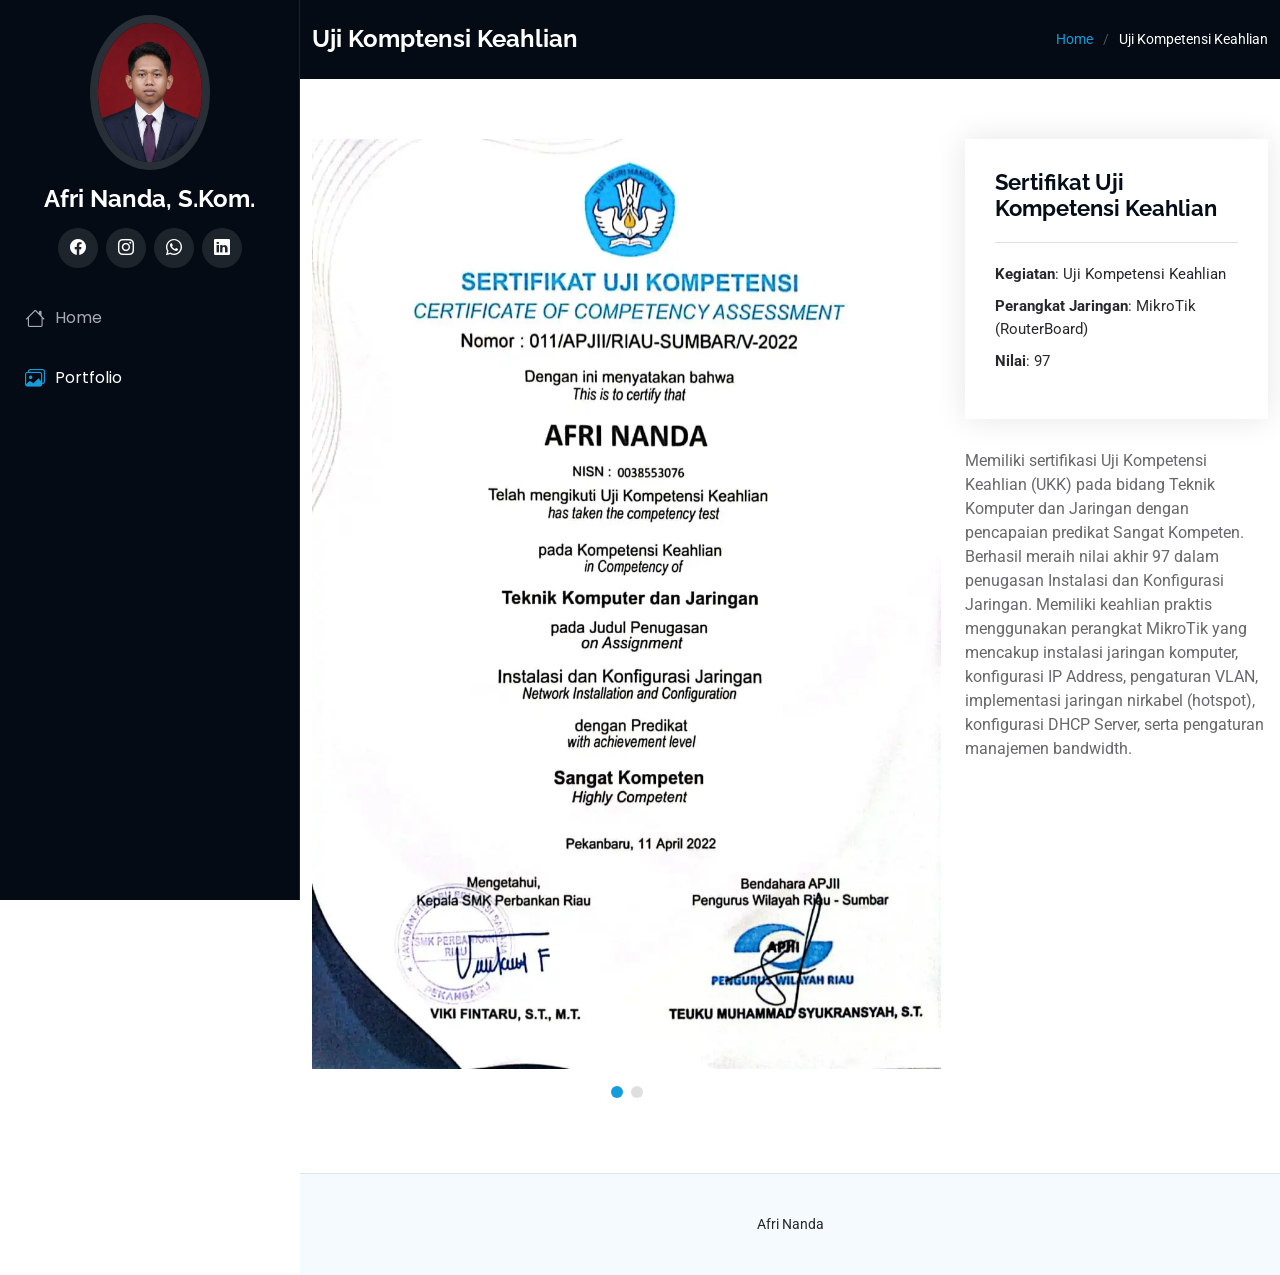
<file: portfolio-ukk.html>
<!DOCTYPE html>
<html lang="en">

<head>
  <meta charset="utf-8">
  <meta content="width=device-width, initial-scale=1.0" name="viewport">
  <title>Portfolio Details - iPortfolio Bootstrap Template</title>
  <meta content="" name="description">
  <meta content="" name="keywords">

  <!-- Favicons -->
  <link href="assets/img/portofolio.png" rel="icon">
  <link href="assets/img/portofolio.png" rel="apple-touch-icon">

  <!-- Fonts -->
  <link href="https://fonts.googleapis.com" rel="preconnect">
  <link href="https://fonts.gstatic.com" rel="preconnect" crossorigin>
  <link href="https://fonts.googleapis.com/css2?family=Roboto:ital,wght@0,100;0,300;0,400;0,500;0,700;0,900;1,100;1,300;1,400;1,500;1,700;1,900&family=Poppins:ital,wght@0,100;0,200;0,300;0,400;0,500;0,600;0,700;0,800;0,900;1,100;1,200;1,300;1,400;1,500;1,600;1,700;1,800;1,900&family=Raleway:ital,wght@0,100;0,200;0,300;0,400;0,500;0,600;0,700;0,800;0,900;1,100;1,200;1,300;1,400;1,500;1,600;1,700;1,800;1,900&display=swap" rel="stylesheet">

  <!-- Vendor CSS Files -->
  <link href="assets/vendor/bootstrap/css/bootstrap.min.css" rel="stylesheet">
  <link href="assets/vendor/bootstrap-icons/bootstrap-icons.css" rel="stylesheet">
  <link href="assets/vendor/aos/aos.css" rel="stylesheet">
  <link href="assets/vendor/glightbox/css/glightbox.min.css" rel="stylesheet">
  <link href="assets/vendor/swiper/swiper-bundle.min.css" rel="stylesheet">

  <!-- Main CSS File -->
  <link href="assets/css/main.css" rel="stylesheet">

  <!-- =======================================================
  * Template Name: iPortfolio
  * Template URL: https://bootstrapmade.com/iportfolio-bootstrap-portfolio-websites-template/
  * Updated: Jun 29 2024 with Bootstrap v5.3.3
  * Author: BootstrapMade.com
  * License: https://bootstrapmade.com/license/
  ======================================================== -->
</head>

<body class="portfolio-details-page">

  <header id="header" class="header dark-background d-flex flex-column">
    <i class="header-toggle d-xl-none bi bi-list"></i>

    <div class="profile-img">
      <img src="assets/img/profil.jpeg" alt="" class="img-fluid rounded-circle">
    </div>

    <a href="index.html" class="logo d-flex align-items-center justify-content-center">
      <!-- Uncomment the line below if you also wish to use an image logo -->
      <!-- <img src="assets/img/logo.png" alt=""> -->
      <h1 class="sitename">Afri Nanda, S.Kom.</h1>
    </a>

    <div class="social-links text-center">
      <a href="https://www.facebook.com/share/1EGWge7g87/" class="facebook"><i class="bi bi-facebook"></i></a>
      <a href="https://www.instagram.com/yahahahhaa__" class="instagram"><i class="bi bi-instagram"></i></a>
      <a href="https://wa.me/628995715809" class="whatsapp"><i class="bi bi-whatsapp"></i></a>
      <a href="https://www.linkedin.com/in/afri-nanda-6729a934a" class="linkedin"><i class="bi bi-linkedin"></i></a>
    </div>
    
    <nav id="navmenu" class="navmenu">
      <ul>
        <li><a href="index.html" ><i class="bi bi-house navicon"></i>Home</a></li>
        <li><a href="#portfolio" class="active"><i class="bi bi-images navicon"></i> Portfolio</a></li>
      </ul>
    </nav>

  </header>

  <main class="main">

    <!-- Page Title -->
    <div class="page-title dark-background">
      <div class="container d-lg-flex justify-content-between align-items-center">
        <h1 class="mb-2 mb-lg-0">Uji Komptensi Keahlian</h1>
        <nav class="breadcrumbs">
          <ol>
            <li><a href="index.html">Home</a></li>
            <li class="current">Uji Kompetensi Keahlian</li>
          </ol>
        </nav>
      </div>
    </div><!-- End Page Title -->

    <!-- Portfolio Details Section -->
    <section id="portfolio-details" class="portfolio-details section">

      <div class="container" data-aos="fade-up" data-aos-delay="100">

        <div class="row gy-4">

          <div class="col-lg-8">
            <div class="portfolio-details-slider swiper init-swiper">

              <script type="application/json" class="swiper-config">
                {
                  "loop": true,
                  "speed": 600,
                  "autoplay": {
                    "delay": 5000
                  },
                  "slidesPerView": "auto",
                  "pagination": {
                    "el": ".swiper-pagination",
                    "type": "bullets",
                    "clickable": true
                  }
                }
              </script>

              <div class="swiper-wrapper align-items-center">

                <div class="swiper-slide">
                  <img src="assets/img/UKK.webp" alt="">
                </div>

                <div class="swiper-slide">
                  <img src="assets/img/nilai_ukk.webp" alt="">
                </div>
              </div>
              <div class="swiper-pagination"></div>
            </div>
          </div>

          <div class="col-lg-4">
            <div class="portfolio-info" data-aos="fade-up" data-aos-delay="200">
              <h3>Sertifikat Uji Kompetensi Keahlian</h3>
              <ul>
                <li><strong>Kegiatan</strong>: Uji Kompetensi Keahlian</li>
                <li><strong>Perangkat Jaringan</strong>: MikroTik (RouterBoard)</li>
                <li><strong>Nilai</strong>: 97</li>
              </ul>
            </div>
            <div class="portfolio-description" data-aos="fade-up" data-aos-delay="300">
              <p>
                Memiliki sertifikasi Uji Kompetensi Keahlian (UKK) pada bidang Teknik Komputer dan 
                Jaringan dengan pencapaian predikat Sangat Kompeten. Berhasil meraih nilai akhir 97 dalam 
                penugasan Instalasi dan Konfigurasi Jaringan. Memiliki keahlian praktis menggunakan perangkat MikroTik yang mencakup instalasi jaringan komputer, 
                konfigurasi IP Address, pengaturan VLAN, implementasi jaringan nirkabel (hotspot), 
                konfigurasi DHCP Server, serta pengaturan manajemen bandwidth.
              </p>
            </div>
          </div>

        </div>

      </div>

    </section><!-- /Portfolio Details Section -->

  </main>

  <footer id="footer" class="footer position-relative light-background">

    <div class="container">
      <div class="copyright text-center ">
        <p><span>Afri Nanda</span></p>
      </div>
    </div>

  </footer>

  <!-- Scroll Top -->
  <a href="#" id="scroll-top" class="scroll-top d-flex align-items-center justify-content-center"><i class="bi bi-arrow-up-short"></i></a>

  <!-- Preloader -->
  <div id="preloader"></div>

  <!-- Vendor JS Files -->
  <script src="assets/vendor/bootstrap/js/bootstrap.bundle.min.js"></script>
  <script src="assets/vendor/php-email-form/validate.js"></script>
  <script src="assets/vendor/aos/aos.js"></script>
  <script src="assets/vendor/typed.js/typed.umd.js"></script>
  <script src="assets/vendor/purecounter/purecounter_vanilla.js"></script>
  <script src="assets/vendor/waypoints/noframework.waypoints.js"></script>
  <script src="assets/vendor/glightbox/js/glightbox.min.js"></script>
  <script src="assets/vendor/imagesloaded/imagesloaded.pkgd.min.js"></script>
  <script src="assets/vendor/isotope-layout/isotope.pkgd.min.js"></script>
  <script src="assets/vendor/swiper/swiper-bundle.min.js"></script>

  <!-- Main JS File -->
  <script src="assets/js/main.js"></script>

</body>

</html>
</file>
<file: assets/css/main.css>
/**
* Template Name: iPortfolio
* Template URL: https://bootstrapmade.com/iportfolio-bootstrap-portfolio-websites-template/
* Updated: Jun 29 2024 with Bootstrap v5.3.3
* Author: BootstrapMade.com
* License: https://bootstrapmade.com/license/
*/

/*--------------------------------------------------------------
# Font & Color Variables
# Help: https://bootstrapmade.com/color-system/
--------------------------------------------------------------*/
/* Fonts */
:root {
  --default-font: "Roboto",  system-ui, -apple-system, "Segoe UI", Roboto, "Helvetica Neue", Arial, "Noto Sans", "Liberation Sans", sans-serif, "Apple Color Emoji", "Segoe UI Emoji", "Segoe UI Symbol", "Noto Color Emoji";
  --heading-font: "Raleway",  sans-serif;
  --nav-font: "Poppins",  sans-serif;
}

/* Global Colors - The following color variables are used throughout the website. Updating them here will change the color scheme of the entire website */
:root { 
  --background-color: #ffffff; /* Background color for the entire website, including individual sections */
  --default-color: #272829; /* Default color used for the majority of the text content across the entire website */
  --heading-color: #050d18; /* Color for headings, subheadings and title throughout the website */
  --accent-color: #149ddd; /* Accent color that represents your brand on the website. It's used for buttons, links, and other elements that need to stand out */
  --surface-color: #ffffff; /* The surface color is used as a background of boxed elements within sections, such as cards, icon boxes, or other elements that require a visual separation from the global background. */
  --contrast-color: #ffffff; /* Contrast color for text, ensuring readability against backgrounds of accent, heading, or default colors. */
}

/* Nav Menu Colors - The following color variables are used specifically for the navigation menu. They are separate from the global colors to allow for more customization options */
:root {
  --nav-color: #a8a9b4;  /* The default color of the main navmenu links */
  --nav-hover-color: #ffffff; /* Applied to main navmenu links when they are hovered over or active */
  --nav-mobile-background-color: #040b14; /* Used as the background color for mobile navigation menu */
  --nav-dropdown-background-color: #040b14; /* Used as the background color for dropdown items that appear when hovering over primary navigation items */
  --nav-dropdown-color: #a8a9b4; /* Used for navigation links of the dropdown items in the navigation menu. */
  --nav-dropdown-hover-color: #ffffff; /* Similar to --nav-hover-color, this color is applied to dropdown navigation links when they are hovered over. */
}

/* Color Presets - These classes override global colors when applied to any section or element, providing reuse of the sam color scheme. */

.light-background {
  --background-color: #f4fafd;
  --surface-color: #ffffff;
}

.dark-background {
  --background-color: #040b14;
  --default-color: #ffffff;
  --heading-color: #ffffff;
  --surface-color: #151f2b;
  --contrast-color: #ffffff;
}

/* Smooth scroll */
:root {
  scroll-behavior: smooth;
}

/*--------------------------------------------------------------
# General Styling & Shared Classes
--------------------------------------------------------------*/
body {
  color: var(--default-color);
  background-color: var(--background-color);
  font-family: var(--default-font);
}

a {
  color: var(--accent-color);
  text-decoration: none;
  transition: 0.3s;
}

a:hover {
  color: color-mix(in srgb, var(--accent-color), transparent 25%);
  text-decoration: none;
}

h1,
h2,
h3,
h4,
h5,
h6 {
  color: var(--heading-color);
  font-family: var(--heading-font);
}

/* PHP Email Form Messages
------------------------------*/
.php-email-form .error-message {
  display: none;
  background: #df1529;
  color: #ffffff;
  text-align: left;
  padding: 15px;
  margin-bottom: 24px;
  font-weight: 600;
}

.php-email-form .sent-message {
  display: none;
  color: #ffffff;
  background: #059652;
  text-align: center;
  padding: 15px;
  margin-bottom: 24px;
  font-weight: 600;
}

.php-email-form .loading {
  display: none;
  background: var(--surface-color);
  text-align: center;
  padding: 15px;
  margin-bottom: 24px;
}

.php-email-form .loading:before {
  content: "";
  display: inline-block;
  border-radius: 50%;
  width: 24px;
  height: 24px;
  margin: 0 10px -6px 0;
  border: 3px solid var(--accent-color);
  border-top-color: var(--surface-color);
  animation: php-email-form-loading 1s linear infinite;
}

@keyframes php-email-form-loading {
  0% {
    transform: rotate(0deg);
  }

  100% {
    transform: rotate(360deg);
  }
}

/*--------------------------------------------------------------
# Global Header
--------------------------------------------------------------*/
.header {
  color: var(--default-color);
  background-color: var(--background-color);
  position: fixed;
  top: 0;
  left: 0;
  bottom: 0;
  padding: 0 15px;
  width: 300px;
  transition: all ease-in-out 0.3s;
  overflow-y: auto;
  z-index: 997;
  border-right: 1px solid color-mix(in srgb, var(--default-color), transparent 90%);
}

.header .profile-img img {
  margin: 15px auto;
  display: block;
  width: 120px;
  border: 8px solid color-mix(in srgb, var(--default-color), transparent 85%);
}

.header .logo {
  line-height: 1;
  margin-bottom: 15px;
}

.header .logo img {
  max-height: 32px;
  margin-right: 8px;
}

.header .logo h1 {
  font-size: 24px;
  margin: 0;
  font-weight: 700;
  color: var(--heading-color);
}

.header .social-links {
  margin: 0 0 20px 0;
}

.header .social-links a {
  font-size: 16px;
  display: inline-flex;
  align-items: center;
  justify-content: center;
  background: color-mix(in srgb, var(--default-color), transparent 90%);
  color: var(--default-color);
  margin: 0 2px;
  border-radius: 50%;
  text-align: center;
  width: 40px;
  height: 40px;
  transition: 0.3s;
}

.header .social-links a:hover {
  color: var(--contrast-color);
  background: var(--accent-color);
}

@media (min-width: 1200px) {

  .header~main,
  .header~#footer {
    margin-left: 300px;
  }
}

@media (max-width: 1199px) {
  .header {
    left: -100%;
  }
}

.header.header-show {
  left: 0;
}

.header .header-toggle {
  color: var(--contrast-color);
  background-color: var(--accent-color);
  font-size: 22px;
  display: flex;
  align-items: center;
  justify-content: center;
  width: 40px;
  height: 40px;
  border-radius: 50%;
  cursor: pointer;
  position: fixed;
  top: 15px;
  right: 15px;
  z-index: 9999;
  transition: background-color 0.3s;
}

.header .header-toggle:hover {
  color: var(--contrast-color);
  background-color: color-mix(in srgb, var(--accent-color) 90%, white 15%);
}

/*--------------------------------------------------------------
# Navigation Menu
--------------------------------------------------------------*/
.mobile-nav-toggle {
  display: none;
}

.navmenu {
  padding: 0;
  z-index: 9997;
}

.navmenu ul {
  list-style: none;
  padding: 0 0 20px 0;
  margin: 0;
}

.navmenu a,
.navmenu a:focus {
  color: var(--nav-color);
  padding: 15px 10px;
  font-family: var(--nav-font);
  font-size: 16px;
  font-weight: 400;
  display: flex;
  align-items: center;
  white-space: nowrap;
  transition: 0.3s;
  width: 100%;
}

.navmenu a .navicon,
.navmenu a:focus .navicon {
  font-size: 20px;
  margin-right: 10px;
}

.navmenu a .toggle-dropdown,
.navmenu a:focus .toggle-dropdown {
  font-size: 12px;
  line-height: 0;
  margin-left: auto;
  width: 30px;
  height: 30px;
  display: flex;
  align-items: center;
  justify-content: center;
  border-radius: 50%;
  transition: 0.3s;
  flex-shrink: 0;
  background-color: color-mix(in srgb, var(--accent-color), transparent 90%);
}

.navmenu a .toggle-dropdown:hover,
.navmenu a:focus .toggle-dropdown:hover {
  background-color: var(--accent-color);
  color: var(--contrast-color);
}

.navmenu a:hover,
.navmenu .active,
.navmenu .active:focus {
  color: var(--nav-hover-color);
}

.navmenu a:hover .navicon,
.navmenu .active .navicon,
.navmenu .active:focus .navicon {
  color: var(--accent-color);
}

.navmenu .active .toggle-dropdown,
.navmenu .active:focus .toggle-dropdown {
  background-color: var(--accent-color);
  color: var(--contrast-color);
  transform: rotate(180deg);
}

.navmenu .dropdown {
  display: block;
}

.navmenu .dropdown a,
.navmenu .dropdown a:focus {
  color: --nav-dropdown-color;
}

.navmenu .dropdown a:hover,
.navmenu .dropdown .active,
.navmenu .dropdown .active:focus {
  color: var(--nav-dropdown-hover-color);
}

.navmenu .dropdown ul {
  position: static;
  display: none;
  z-index: 99;
  padding: 5px 10px;
  margin: 5px 10px;
  background-color: var(--nav-dropdown-background-color);
  border: 1px solid color-mix(in srgb, var(--default-color), transparent 90%);
  box-shadow: none;
  transition: all 0.5s ease-in-out;
}

.navmenu .dropdown ul ul {
  background-color: rgba(33, 37, 41, 0.1);
}

.navmenu .dropdown>.dropdown-active {
  display: block;
  background-color: rgba(33, 37, 41, 0.03);
}

/*--------------------------------------------------------------
# Global Footer
--------------------------------------------------------------*/
.footer {
  color: var(--default-color);
  background-color: var(--background-color);
  font-size: 14px;
  padding: 40px 0;
  position: relative;
  border-top: 1px solid color-mix(in srgb, var(--default-color), transparent 90%);
}

.footer .copyright p {
  margin-bottom: 0;
}

.footer .credits {
  margin-top: 4px;
  font-size: 13px;
  text-align: center;
}

/*--------------------------------------------------------------
# Preloader
--------------------------------------------------------------*/
#preloader {
  position: fixed;
  inset: 0;
  z-index: 999999;
  overflow: hidden;
  background: var(--background-color);
  transition: all 0.6s ease-out;
}

#preloader:before {
  content: "";
  position: fixed;
  top: calc(50% - 30px);
  left: calc(50% - 30px);
  border: 6px solid #ffffff;
  border-color: var(--accent-color) transparent var(--accent-color) transparent;
  border-radius: 50%;
  width: 60px;
  height: 60px;
  animation: animate-preloader 1.5s linear infinite;
}

@keyframes animate-preloader {
  0% {
    transform: rotate(0deg);
  }

  100% {
    transform: rotate(360deg);
  }
}

/*--------------------------------------------------------------
# Scroll Top Button
--------------------------------------------------------------*/
.scroll-top {
  position: fixed;
  visibility: hidden;
  opacity: 0;
  right: 15px;
  bottom: -15px;
  z-index: 99999;
  background-color: var(--accent-color);
  width: 44px;
  height: 44px;
  border-radius: 50px;
  transition: all 0.4s;
}

.scroll-top i {
  font-size: 24px;
  color: var(--contrast-color);
  line-height: 0;
}

.scroll-top:hover {
  background-color: color-mix(in srgb, var(--accent-color), transparent 20%);
  color: var(--contrast-color);
}

.scroll-top.active {
  visibility: visible;
  opacity: 1;
  bottom: 15px;
}

/*--------------------------------------------------------------
# Disable aos animation delay on mobile devices
--------------------------------------------------------------*/
@media screen and (max-width: 768px) {
  [data-aos-delay] {
    transition-delay: 0 !important;
  }
}

/*--------------------------------------------------------------
# Global Page Titles & Breadcrumbs
--------------------------------------------------------------*/
.page-title {
  color: var(--default-color);
  background-color: var(--background-color);
  padding: 25px 0;
  position: relative;
}

.page-title h1 {
  font-size: 24px;
  font-weight: 700;
}

.page-title .breadcrumbs ol {
  display: flex;
  flex-wrap: wrap;
  list-style: none;
  padding: 0;
  margin: 0;
  font-size: 14px;
  font-weight: 400;
}

.page-title .breadcrumbs ol li+li {
  padding-left: 10px;
}

.page-title .breadcrumbs ol li+li::before {
  content: "/";
  display: inline-block;
  padding-right: 10px;
  color: color-mix(in srgb, var(--default-color), transparent 70%);
}

/*--------------------------------------------------------------
# Global Sections
--------------------------------------------------------------*/
section,
.section {
  color: var(--default-color);
  background-color: var(--background-color);
  padding: 60px 0;
  overflow: clip;
}

/*--------------------------------------------------------------
# Global Section Titles
--------------------------------------------------------------*/
.section-title {
  padding-bottom: 60px;
  position: relative;
}

.section-title h2 {
  font-size: 32px;
  font-weight: 700;
  margin-bottom: 20px;
  padding-bottom: 20px;
  position: relative;
}

.section-title h2:after {
  content: "";
  position: absolute;
  display: block;
  width: 50px;
  height: 3px;
  background: var(--accent-color);
  left: 0;
  bottom: 0;
}

.section-title p {
  margin-bottom: 0;
}

/*--------------------------------------------------------------
# Hero Section
--------------------------------------------------------------*/
.hero {
  width: 100%;
  min-height: 100vh;
  position: relative;
  padding: 80px 0;
  display: flex;
  align-items: center;
  justify-content: center;
}

.hero img {
  position: absolute;
  inset: 0;
  display: block;
  width: 100%;
  height: 100%;
  object-fit: cover;
  z-index: 1;
}

.hero:before {
  content: "";
  background: color-mix(in srgb, var(--background-color), transparent 70%);
  position: absolute;
  inset: 0;
  z-index: 2;
}

.hero .container {
  position: relative;
  z-index: 3;
}

.hero h2 {
  margin: 0;
  font-size: 64px;
  font-weight: 700;
}

.hero p {
  margin: 5px 0 0 0;
  font-size: 26px;
}

.hero p span {
  letter-spacing: 1px;
  border-bottom: 2px solid var(--accent-color);
}

.hero .social-links {
  margin-top: 25px;
}

.hero .social-links a {
  font-size: 24px;
  display: inline-block;
  color: color-mix(in srgb, var(--default-color), transparent 50%);
  line-height: 1;
  margin-right: 20px;
  transition: 0.3s;
}

.hero .social-links a:hover {
  color: var(--accent-color);
}

@media (max-width: 768px) {
  .hero h2 {
    font-size: 32px;
  }

  .hero p {
    font-size: 20px;
  }
}

/*--------------------------------------------------------------
# About Section
--------------------------------------------------------------*/
.about .content h2 {
  font-weight: 700;
  font-size: 24px;
}

.about .content ul {
  list-style: none;
  padding: 0;
}

.about .content ul li {
  margin-bottom: 20px;
  display: flex;
  align-items: center;
}

.about .content ul strong {
  margin-right: 10px;
}

.about .content ul i {
  font-size: 16px;
  margin-right: 5px;
  color: var(--accent-color);
  line-height: 0;
}

/*--------------------------------------------------------------
# Stats Section
--------------------------------------------------------------*/
.stats .stats-item {
  padding: 30px;
  width: 100%;
}

.stats .stats-item i {
  color: var(--accent-color);
  display: block;
  font-size: 44px;
  float: left;
  line-height: 0;
}

.stats .stats-item .purecounter {
  color: var(--heading-color);
  font-size: 48px;
  line-height: 40px;
  display: block;
  font-weight: 700;
  margin-left: 60px;
}

.stats .stats-item p {
  color: color-mix(in srgb, var(--default-color), transparent 40%);
  padding: 15px 0 0 0;
  margin: 0 0 0 60px;
  font-family: var(--heading-font);
  font-size: 14px;
}

/*--------------------------------------------------------------
# Skills Section
--------------------------------------------------------------*/
.skills .progress {
  height: 60px;
  display: block;
  background: none;
  border-radius: 0;
}

.skills .progress .skill {
  color: var(--heading-color);
  padding: 0;
  margin: 0 0 6px 0;
  text-transform: uppercase;
  display: block;
  font-weight: 600;
  font-family: var(--heading-font);
}

.skills .progress .skill .val {
  float: right;
  font-style: normal;
}

.skills .progress-bar-wrap {
  background: color-mix(in srgb, var(--default-color), transparent 90%);
  height: 10px;
}

.skills .progress-bar {
  width: 1px;
  height: 10px;
  transition: 0.9s;
  background-color: var(--accent-color);
}

/*--------------------------------------------------------------
# Resume Section
--------------------------------------------------------------*/
.resume .resume-title {
  color: var(--heading-color);
  font-size: 26px;
  font-weight: 700;
  margin-top: 20px;
  margin-bottom: 20px;
}

.resume .resume-item {
  padding: 0 0 20px 20px;
  margin-top: -2px;
  border-left: 2px solid var(--accent-color);
  position: relative;
}

.resume .resume-item h4 {
  line-height: 18px;
  font-size: 18px;
  font-weight: 600;
  text-transform: uppercase;
  color: color-mix(in srgb, var(--default-color), transparent 20%);
  margin-bottom: 10px;
}

.resume .resume-item h5 {
  font-size: 16px;
  padding: 5px 15px;
  display: inline-block;
  font-weight: 600;
  margin-bottom: 10px;
}

.resume .resume-item ul {
  padding-left: 20px;
}

.resume .resume-item ul li {
  padding-bottom: 10px;
}

.resume .resume-item:last-child {
  padding-bottom: 0;
}

.resume .resume-item::before {
  content: "";
  position: absolute;
  width: 16px;
  height: 16px;
  border-radius: 50px;
  left: -9px;
  top: 0;
  background: var(--background-color);
  border: 2px solid var(--accent-color);
}

/*--------------------------------------------------------------
# Portfolio Section
--------------------------------------------------------------*/
.portfolio .portfolio-filters {
  padding: 0;
  margin: 0 auto 20px auto;
  list-style: none;
  text-align: center;
}

.portfolio .portfolio-filters li {
  cursor: pointer;
  display: inline-block;
  padding: 0;
  font-size: 14px;
  font-weight: 400;
  margin: 0 10px;
  line-height: 1;
  text-transform: uppercase;
  margin-bottom: 10px;
  transition: all 0.3s ease-in-out;
}

.portfolio .portfolio-filters li:hover,
.portfolio .portfolio-filters li.filter-active {
  color: var(--accent-color);
}

.portfolio .portfolio-filters li:first-child {
  margin-left: 0;
}

.portfolio .portfolio-filters li:last-child {
  margin-right: 0;
}

@media (max-width: 575px) {
  .portfolio .portfolio-filters li {
    font-size: 14px;
    margin: 0 5px;
  }
}

.portfolio .portfolio-content {
  position: relative;
  overflow: hidden;
}

.portfolio .portfolio-content img {
  transition: 0.3s;
}

.portfolio .portfolio-content .portfolio-info {
  opacity: 0;
  position: absolute;
  inset: 0;
  z-index: 3;
  transition: all ease-in-out 0.3s;
  background: rgba(0, 0, 0, 0.6);
  padding: 15px;
}

.portfolio .portfolio-content .portfolio-info h4 {
  font-size: 14px;
  padding: 5px 10px;
  font-weight: 400;
  color: #ffffff;
  display: inline-block;
  background-color: var(--accent-color);
}

.portfolio .portfolio-content .portfolio-info p {
  position: absolute;
  bottom: 10px;
  text-align: center;
  display: inline-block;
  left: 0;
  right: 0;
  font-size: 16px;
  font-weight: 600;
  color: rgba(255, 255, 255, 0.8);
}

.portfolio .portfolio-content .portfolio-info .preview-link,
.portfolio .portfolio-content .portfolio-info .details-link {
  position: absolute;
  left: calc(50% - 40px);
  font-size: 26px;
  top: calc(50% - 14px);
  color: #fff;
  transition: 0.3s;
  line-height: 1.2;
}

.portfolio .portfolio-content .portfolio-info .preview-link:hover,
.portfolio .portfolio-content .portfolio-info .details-link:hover {
  color: var(--accent-color);
}

.portfolio .portfolio-content .portfolio-info .details-link {
  left: 50%;
  font-size: 34px;
  line-height: 0;
}

.portfolio .portfolio-content:hover .portfolio-info {
  opacity: 1;
}

.portfolio .portfolio-content:hover img {
  transform: scale(1.1);
}

/*--------------------------------------------------------------
# Services Section
--------------------------------------------------------------*/
.services .service-item {
  position: relative;
}

.services .service-item .icon {
  background: var(--accent-color);
  display: flex;
  align-items: center;
  justify-content: center;
  width: 54px;
  height: 54px;
  border-radius: 50%;
  transition: 0.5s;
  border: 1px solid var(--accent-color);
  margin-right: 20px;
}

.services .service-item .icon i {
  color: var(--contrast-color);
  font-size: 24px;
  line-height: 0;
}

.services .service-item:hover .icon {
  background: var(--surface-color);
}

.services .service-item:hover .icon i {
  color: var(--accent-color);
}

.services .service-item .title {
  font-weight: 700;
  margin-bottom: 15px;
  font-size: 18px;
}

.services .service-item .title a {
  color: var(--heading-color);
}

.services .service-item .title a:hover {
  color: var(--accent-color);
}

.services .service-item .description {
  line-height: 24px;
  font-size: 14px;
}

/*--------------------------------------------------------------
# Testimonials Section
--------------------------------------------------------------*/
.testimonials .testimonials-carousel,
.testimonials .testimonials-slider {
  overflow: hidden;
}

.testimonials .testimonial-item {
  box-sizing: content-box;
  text-align: center;
  min-height: 320px;
}

.testimonials .testimonial-item .testimonial-img {
  width: 90px;
  border-radius: 50%;
  margin: 0 auto;
}

.testimonials .testimonial-item h3 {
  font-size: 18px;
  font-weight: bold;
  margin: 10px 0 5px 0;
}

.testimonials .testimonial-item h4 {
  font-size: 14px;
  color: color-mix(in srgb, var(--default-color), transparent 20%);
  margin: 0;
}

.testimonials .testimonial-item .quote-icon-left,
.testimonials .testimonial-item .quote-icon-right {
  color: color-mix(in srgb, var(--accent-color), transparent 40%);
  font-size: 26px;
  line-height: 0;
}

.testimonials .testimonial-item .quote-icon-left {
  display: inline-block;
  left: -5px;
  position: relative;
}

.testimonials .testimonial-item .quote-icon-right {
  display: inline-block;
  right: -5px;
  position: relative;
  top: 10px;
  transform: scale(-1, -1);
}

.testimonials .testimonial-item p {
  font-style: italic;
  margin: 0 15px 15px 15px;
  padding: 20px;
  background-color: var(--surface-color);
  position: relative;
  margin-bottom: 35px;
  border-radius: 6px;
  box-shadow: 0px 2px 15px rgba(0, 0, 0, 0.1);
}

.testimonials .testimonial-item p::after {
  content: "";
  width: 0;
  height: 0;
  border-top: 20px solid var(--surface-color);
  border-right: 20px solid transparent;
  border-left: 20px solid transparent;
  position: absolute;
  bottom: -20px;
  left: calc(50% - 20px);
}

.testimonials .swiper-wrapper {
  height: auto;
}

.testimonials .swiper-pagination {
  margin-top: 40px;
  position: relative;
}

.testimonials .swiper-pagination .swiper-pagination-bullet {
  width: 12px;
  height: 12px;
  background-color: var(--background-color);
  opacity: 1;
  border: 1px solid var(--accent-color);
}

.testimonials .swiper-pagination .swiper-pagination-bullet-active {
  background-color: var(--accent-color);
}

/*--------------------------------------------------------------
# Contact Section
--------------------------------------------------------------*/
.contact .info-wrap {
  background-color: var(--surface-color);
  box-shadow: 0px 0px 20px rgba(0, 0, 0, 0.1);
  padding: 30px;
}

@media (max-width: 575px) {
  .contact .info-wrap {
    padding: 20px;
  }
}

.contact .info-item {
  margin-bottom: 40px;
}

.contact .info-item i {
  font-size: 20px;
  color: var(--accent-color);
  background: color-mix(in srgb, var(--accent-color), transparent 92%);
  width: 44px;
  height: 44px;
  display: flex;
  justify-content: center;
  align-items: center;
  border-radius: 50px;
  transition: all 0.3s ease-in-out;
  margin-right: 15px;
}

.contact .info-item h3 {
  padding: 0;
  font-size: 18px;
  font-weight: 700;
  margin-bottom: 5px;
}

.contact .info-item p {
  padding: 0;
  margin-bottom: 0;
  font-size: 14px;
}

.contact .info-item:hover i {
  background: var(--accent-color);
  color: var(--contrast-color);
}

.contact .php-email-form {
  background-color: var(--surface-color);
  height: 100%;
  padding: 30px;
  box-shadow: 0px 0px 20px rgba(0, 0, 0, 0.1);
}

@media (max-width: 575px) {
  .contact .php-email-form {
    padding: 20px;
  }
}

.contact .php-email-form input[type=text],
.contact .php-email-form input[type=email],
.contact .php-email-form textarea {
  font-size: 14px;
  padding: 10px 15px;
  box-shadow: none;
  border-radius: 0;
  color: var(--default-color);
  background-color: var(--surface-color);
  border-color: color-mix(in srgb, var(--default-color), transparent 80%);
}

.contact .php-email-form input[type=text]:focus,
.contact .php-email-form input[type=email]:focus,
.contact .php-email-form textarea:focus {
  border-color: var(--accent-color);
}

.contact .php-email-form input[type=text]::placeholder,
.contact .php-email-form input[type=email]::placeholder,
.contact .php-email-form textarea::placeholder {
  color: color-mix(in srgb, var(--default-color), transparent 70%);
}

.contact .php-email-form button[type=submit] {
  color: var(--contrast-color);
  background: var(--accent-color);
  border: 0;
  padding: 10px 30px;
  transition: 0.4s;
  border-radius: 50px;
}

.contact .php-email-form button[type=submit]:hover {
  background: color-mix(in srgb, var(--accent-color), transparent 25%);
}

/*--------------------------------------------------------------
# Portfolio Details Section
--------------------------------------------------------------*/
.portfolio-details .portfolio-details-slider img {
  width: 100%;
}

.portfolio-details .portfolio-details-slider .swiper-pagination {
  margin-top: 20px;
  position: relative;
}

.portfolio-details .portfolio-details-slider .swiper-pagination .swiper-pagination-bullet {
  width: 12px;
  height: 12px;
  background-color: color-mix(in srgb, var(--default-color), transparent 85%);
  opacity: 1;
}

.portfolio-details .portfolio-details-slider .swiper-pagination .swiper-pagination-bullet-active {
  background-color: var(--accent-color);
}

.portfolio-details .portfolio-info {
  padding: 30px;
  box-shadow: 0px 0 30px rgba(0, 0, 0, 0.1);
}

.portfolio-details .portfolio-info h3 {
  font-size: 22px;
  font-weight: 700;
  margin-bottom: 20px;
  padding-bottom: 20px;
  border-bottom: 1px solid color-mix(in srgb, var(--default-color), transparent 85%);
}

.portfolio-details .portfolio-info ul {
  list-style: none;
  padding: 0;
  font-size: 15px;
}

.portfolio-details .portfolio-info ul li+li {
  margin-top: 10px;
}

.portfolio-details .portfolio-description {
  padding-top: 30px;
}

.portfolio-details .portfolio-description h2 {
  font-size: 26px;
  font-weight: 700;
  margin-bottom: 20px;
}

.portfolio-details .portfolio-description p {
  padding: 0;
  color: color-mix(in srgb, var(--default-color), transparent 30%);
}

/*--------------------------------------------------------------
# Service Details Section
--------------------------------------------------------------*/
.service-details .services-list {
  padding: 10px 30px;
  border: 1px solid color-mix(in srgb, var(--default-color), transparent 90%);
  margin-bottom: 20px;
}

.service-details .services-list a {
  display: block;
  line-height: 1;
  padding: 8px 0 8px 15px;
  border-left: 3px solid color-mix(in srgb, var(--default-color), transparent 70%);
  margin: 20px 0;
  color: color-mix(in srgb, var(--default-color), transparent 20%);
  transition: 0.3s;
}

.service-details .services-list a.active {
  color: var(--heading-color);
  font-weight: 700;
  border-color: var(--accent-color);
}

.service-details .services-list a:hover {
  border-color: var(--accent-color);
}

.service-details .services-img {
  margin-bottom: 20px;
}

.service-details h3 {
  font-size: 26px;
  font-weight: 700;
}

.service-details h4 {
  font-size: 20px;
  font-weight: 700;
}

.service-details p {
  font-size: 15px;
}

.service-details ul {
  list-style: none;
  padding: 0;
  font-size: 15px;
}

.service-details ul li {
  padding: 5px 0;
  display: flex;
  align-items: center;
}

.service-details ul i {
  font-size: 20px;
  margin-right: 8px;
  color: var(--accent-color);
}

/*--------------------------------------------------------------
# Starter Section Section
--------------------------------------------------------------*/
/* Gaya Utama Tombol */
.btn-download {
  padding: 10px 24px;
  border-radius: 50px; /* Membuat sudut tombol melingkar (rounded) */
  transition: all 0.3s ease; /* Kunci dari animasi halus */
  position: relative;
  overflow: hidden;
  box-shadow: 0 4px 15px rgba(0, 0, 0, 0.1);
}

/* Efek saat Kursor Di atas Tombol (Hover) */
.btn-download:hover {
  transform: translateY(-3px); /* Tombol sedikit terangkat naik */
  box-shadow: 0 8px 20px rgba(0, 0, 0, 0.2); /* Bayangan lebih tebal */
}

/* Efek Animasi pada Ikon Download */
.btn-download:hover .icon-download {
  animation: bounceDown 0.6s infinite alternate;
}

/* Efek saat Tombol Diklik (Active) */
.btn-download:active {
  transform: translateY(-1px); /* Tombol agak turun sedikit saat ditekan */
}

/* Animasi Naik Turun untuk Ikon */
@keyframes bounceDown {
  0% {
    transform: translateY(0);
  }
  100% {
    transform: translateY(4px);
  }
}
</file>
